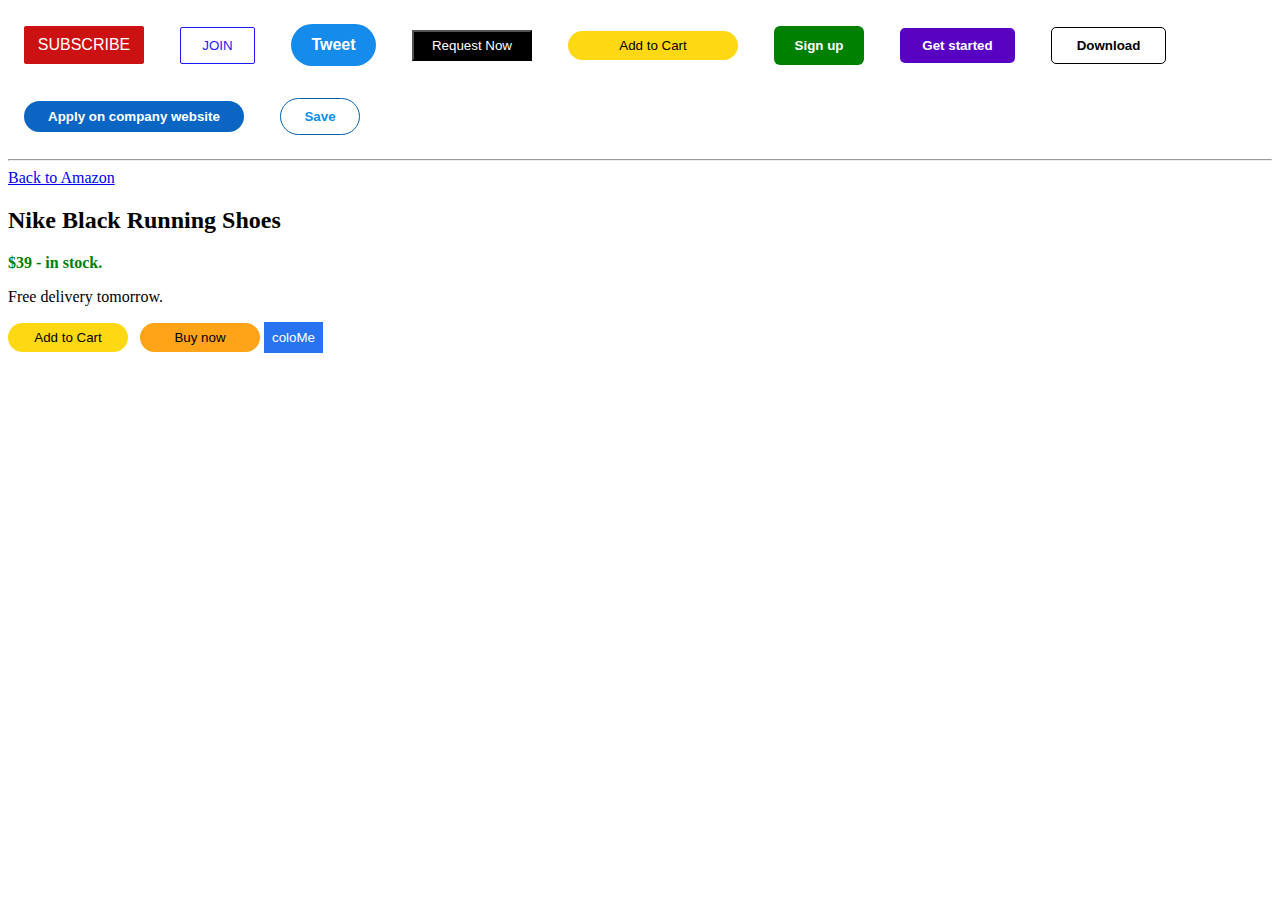
<file: Buttons/index.html>
<!DOCTYPE html>
<html lang="en">
  <head>
    <meta charset="UTF-8" />
    <meta http-equiv="X-UA-Compatible" content="IE=edge" />
    <meta name="viewport" content="width=device-width, initial-scale=1.0" />
    <title>Document</title>
    <style>
      .subscribe {
        background-color: rgb(203, 17, 17);
        border: none;
        color: white;
        padding: 10px;
        width: 120px;
        border-radius: 2px;
        margin: 1rem;
        font-size: 1rem;
        cursor: pointer;
        transition: background-color 0.15s;
      }
      .subscribe:hover {
        background-color: rgba(163, 4, 4, 0.6);
      }
      .join {
        background-color: #fff;
        color: rgb(28, 28, 248);
        border: 1px solid;
        padding: 10px;
        width: 75px;
        border-radius: 2px;
        margin: 1rem;
        cursor: pointer;
        transition: background-color 0.15s, color 1s;
      }
      .join:hover {
        background-color: rgb(15, 133, 197);
        color: #fff;
      }
      .tweet {
        background-color: rgb(21, 139, 235);
        color: white;
        width: 85px;
        border: none;
        padding: 12px;
        border-radius: 25px;
        font-weight: bold;
        font-size: 16px;
        cursor: pointer;
        margin: 1rem;
        transition: box-shadow 0.15s;
      }
      .tweet:hover {
        box-shadow: 5px 5px 8px rgba(0, 0, 0, 0.5);
      }
      .request-now {
        background-color: black;
        color: white;
        width: 120px;
        padding: 6px;
        margin: 1rem;
        cursor: pointer;
        transition: background-color 0.15s;
      }
      .request-now:hover {
        background-color: rgba(12, 11, 11, 0.8);
      }
      .add-to-cart {
        background-color: rgb(255, 216, 20);
        color: black;
        width: 170px;
        padding: 7px;
        border: none;
        border-radius: 20px;
        margin: 1rem;
        cursor: pointer;
        transition: background-color 0.15s;
      }
      .add-to-cart:hover {
        background-color: rgba(227, 176, 9, 0.8);
      }
      .sign-up {
        background-color: green;
        color: #fff;
        border: none;
        width: 90px;
        padding: 12px;
        border-radius: 6px;
        font-weight: bold;
        margin: 1rem;
        cursor: pointer;
        transition: box-shadow 0.15s;
      }
      .sign-up:hover {
        box-shadow: 5px 5px 10px rgba(0, 0, 0, 0.5);
      }
      .get-started {
        background-color: rgb(89, 3, 194);
        color: #fff;
        width: 115px;
        border: none;
        padding: 10px;
        border-radius: 5px;
        font-weight: bold;
        margin: 1rem;
        cursor: pointer;
        transition: background-color 0.15s;
      }
      .get-started:hover {
        background-color: rgba(80, 5, 167, 0.696);
      }
      .download {
        background-color: #fff;
        color: black;
        border: 1px solid;
        border-radius: 5px;
        font-weight: bold;
        width: 115px;
        padding: 10px;
        margin: 1rem;
        cursor: pointer;
        transition: background-color 0.15s;
      }
      .download:hover {
        background-color: rgba(118, 115, 115, 0.6);
      }
      .company-website {
        background-color: rgb(10, 102, 194);
        color: #fff;
        border: none;
        width: 220px;
        padding: 8px;
        border-radius: 20px;
        font-weight: bold;
        margin: 1rem;
        cursor: pointer;
      }
      .company-website:hover {
        background-color: rgba(7, 23, 199, 0.897);
      }
      .save {
        background-color: #fff;
        color: rgb(8, 144, 241);
        border: 1px solid rgb(5, 99, 171);
        font-weight: bold;
        width: 80px;
        padding: 10px;
        border-radius: 20px;
        margin: 1rem;
        cursor: pointer;
        transition: border 0.15s;
      }
      .save:hover {
        border: 2px solid;
        background-color: rgb(230, 241, 241);
      }
      a:hover {
        color: rgb(192, 105, 6);
      }
      .add-cart {
        background-color: rgb(255, 216, 20);
        color: black;
        width: 120px;
        padding: 7px;
        border: none;
        border-radius: 20px;
        margin-right: 0.5rem;
        cursor: pointer;
      }
      .add-cart:hover {
        background-color: rgb(244, 210, 41);
      }
      .add-cart:active {
        background-color: rgba(255, 216, 20, 0.5);
        /* background-color: #fff; */
      }
      .buy-now {
        background-color: rgb(255, 164, 25);
        color: black;
        width: 120px;
        padding: 7px;
        border: none;
        border-radius: 20px;
        cursor: pointer;
      }
      .buy-now:hover {
        background-color: rgb(230, 129, 15);
      }
      .buy-now:active {
        background-color: rgba(255, 163, 25, 0.6);
      }
      .price-details {
        color: green;
        font-weight: bold;
      }
      .colorme {
        background-color: #2874f0;
        color: #fff;
        padding: 8px;
        border: none;
      }
    </style>
  </head>
  <body>
    <button class="subscribe">SUBSCRIBE</button>
    <button class="join">JOIN</button>
    <button class="tweet">Tweet</button>
    <button class="request-now">Request Now</button>
    <button class="add-to-cart">Add to Cart</button>
    <button class="sign-up">Sign up</button>
    <button class="get-started">Get started</button>
    <button class="download">Download</button>
    <button class="company-website">Apply on company website</button>
    <button class="save">Save</button>
    <hr />
    <a href="https://www.amazon.in/">Back to Amazon</a>
    <h2>Nike Black Running Shoes</h2>
    <p class="price-details">$39 - in stock.</p>
    <p>Free delivery tomorrow.</p>
    <button class="add-cart">Add to Cart</button>
    <button class="buy-now">Buy now</button>
    <button class="colorme">coloMe</button>
  </body>
</html>
</file>
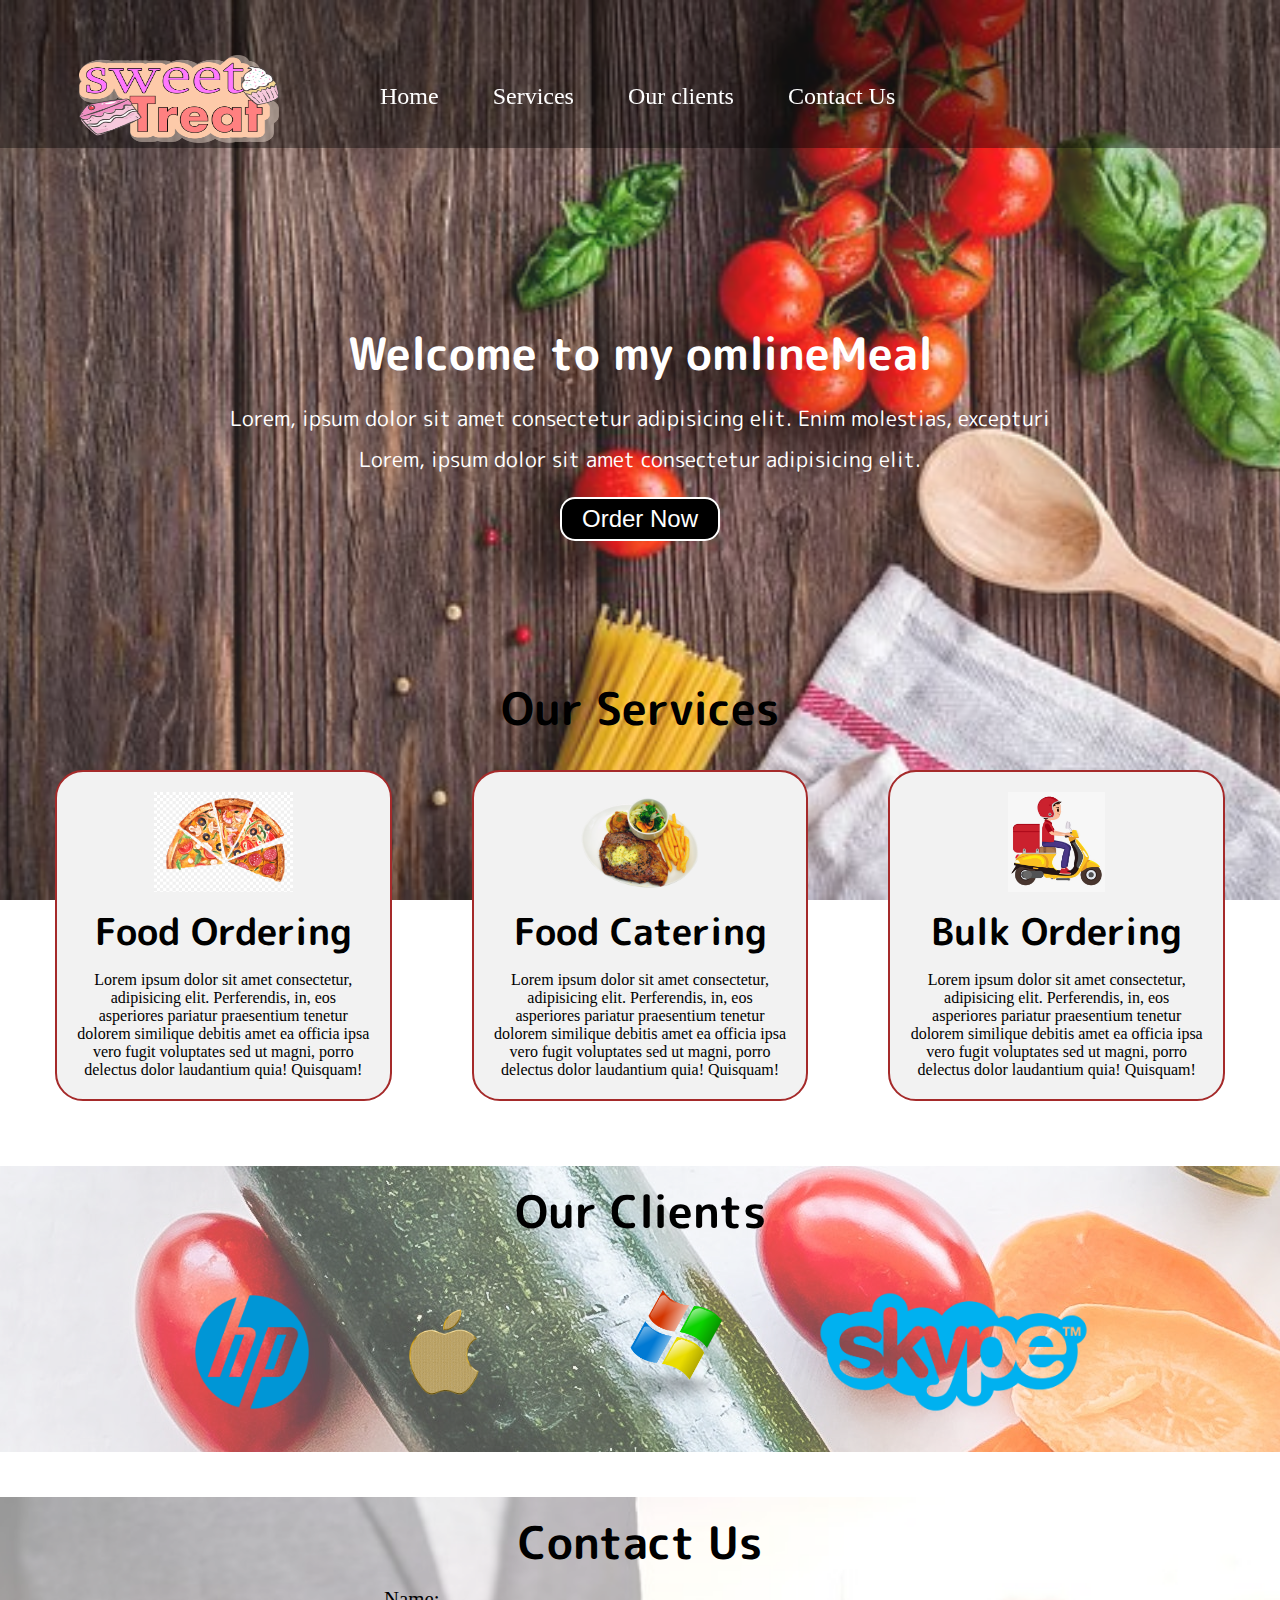
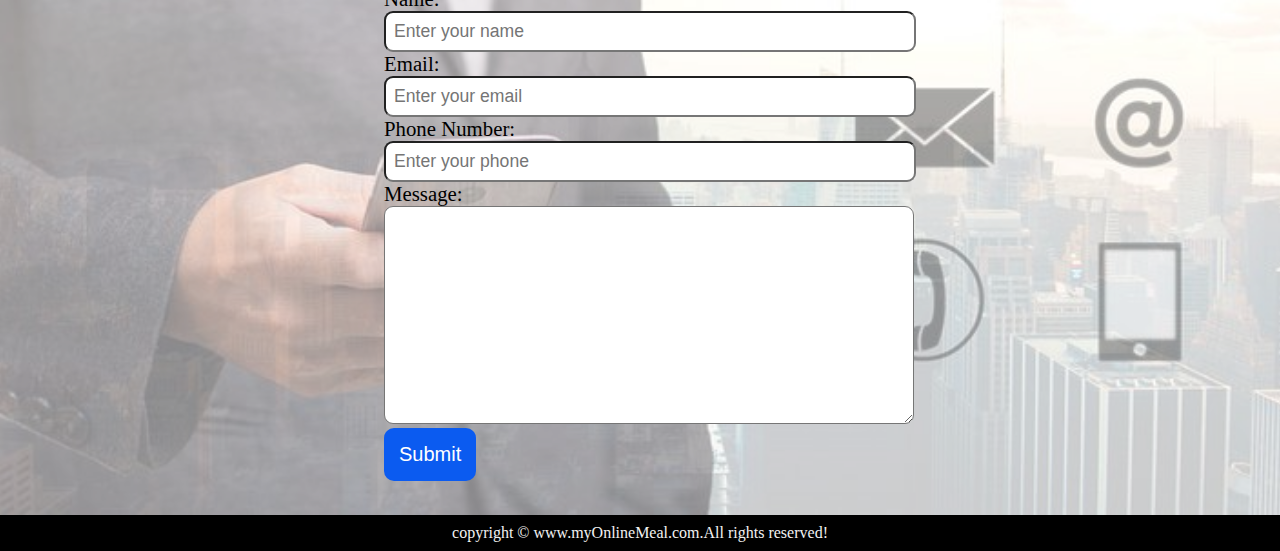
<file: Food-Services-LandingPage/index.html>
<!DOCTYPE html>
<html lang="en">
	<head>
		<meta charset="UTF-8" />
		<meta http-equiv="X-UA-Compatible" content="IE=edge" />
		<meta name="viewport" content="width=device-width, initial-scale=1.0" />
		<title>Document</title>
		<link rel="stylesheet" href="css/style.css" class="css" />
		<link
			rel="stylesheet"
			media="screen and (max-width:1170px)"
			href="css/phone.css" />
		<link
			href="https://fonts.googleapis.com/css2?family=M+PLUS+Rounded+1c:wght@700&display=swap"
			rel="stylesheet" />
	</head>
	<body>
		<nav id="navbar">
			<div id="logo">
				<img src="images/logo.png" alt="Logo" />
			</div>
			<ul>
				<li class="item"><a href="#home">Home</a></li>
				<li class="item"><a href="#services-container">Services</a></li>
				<li class="item"><a href="#client-section">Our clients</a></li>
				<li class="item"><a href="#contact">Contact Us</a></li>
			</ul>
		</nav>
		<section id="home">
			<h1 class="h-primary">Welcome to my omlineMeal</h1>
			<p>
				Lorem, ipsum dolor sit amet consectetur adipisicing elit. Enim
				molestias, excepturi
			</p>
			<p>Lorem, ipsum dolor sit amet consectetur adipisicing elit.</p>
			<button class="btn">Order Now</button>
		</section>
		<section id="services-container">
			<h1 class="h-primary center">Our Services</h1>
			<div id="services">
				<div class="box">
					<img src="images/pizza.png" alt="Pizza Image" />
					<h2 class="h-secondary center">Food Ordering</h2>
					<p class="center">
						Lorem ipsum dolor sit amet consectetur, adipisicing elit.
						Perferendis, in, eos asperiores pariatur praesentium tenetur dolorem
						similique debitis amet ea officia ipsa vero fugit voluptates sed ut
						magni, porro delectus dolor laudantium quia! Quisquam!
					</p>
				</div>
				<div class="box">
					<img src="images/food.png" alt="Food Image" />
					<h2 class="h-secondary center">Food Catering</h2>
					<p class="center">
						Lorem ipsum dolor sit amet consectetur, adipisicing elit.
						Perferendis, in, eos asperiores pariatur praesentium tenetur dolorem
						similique debitis amet ea officia ipsa vero fugit voluptates sed ut
						magni, porro delectus dolor laudantium quia! Quisquam!
					</p>
				</div>
				<div class="box">
					<img src="images/delivery.jpg" alt="Delivery Image" />
					<h2 class="h-secondary center">Bulk Ordering</h2>
					<p class="center">
						Lorem ipsum dolor sit amet consectetur, adipisicing elit.
						Perferendis, in, eos asperiores pariatur praesentium tenetur dolorem
						similique debitis amet ea officia ipsa vero fugit voluptates sed ut
						magni, porro delectus dolor laudantium quia! Quisquam!
					</p>
				</div>
			</div>
		</section>
		<section id="client-section">
			<h1 class="h-primary center">Our Clients</h1>
			<div id="clients">
				<div class="client-item">
					<img src="images/hp.png" alt="Our Client" />
				</div>
				<div class="client-item">
					<img src="images/apple.png" alt="Our Client" />
				</div>

				<div class="client-item">
					<img src="images/window-logo.png" alt="Our Client" />
				</div>
				<div class="client-item">
					<img src="images/skype.png" alt="Our Client" />
				</div>
			</div>
		</section>
		<section id="contact">
			<h1 class="h-primary center">Contact Us</h1>
			<div id="contact-box">
				<form action="">
					<div class="form-group">
						<label for="name">Name: </label>
						<input
							type="text"
							name="name"
							id="name"
							placeholder="Enter your name" />
					</div>
					<div class="form-group">
						<label for="email">Email: </label>
						<input
							type="email"
							name="name"
							id="email"
							placeholder="Enter your email" />
					</div>
					<div class="form-group">
						<label for="phone">Phone Number: </label>
						<input
							type="phone"
							name="name"
							id="phone"
							placeholder="Enter your phone" />
					</div>
					<div class="form-group">
						<label for="message">Message: </label>
						<textarea
							name="message"
							id="message"
							cols="30"
							rows="10"></textarea>
					</div>
					<button class="submit-button">Submit</button>
				</form>
			</div>
		</section>
		<footer>
			<div class="center">
				copyright &copy; www.myOnlineMeal.com.All rights reserved!
			</div>
		</footer>
	</body>
</html>
</file>
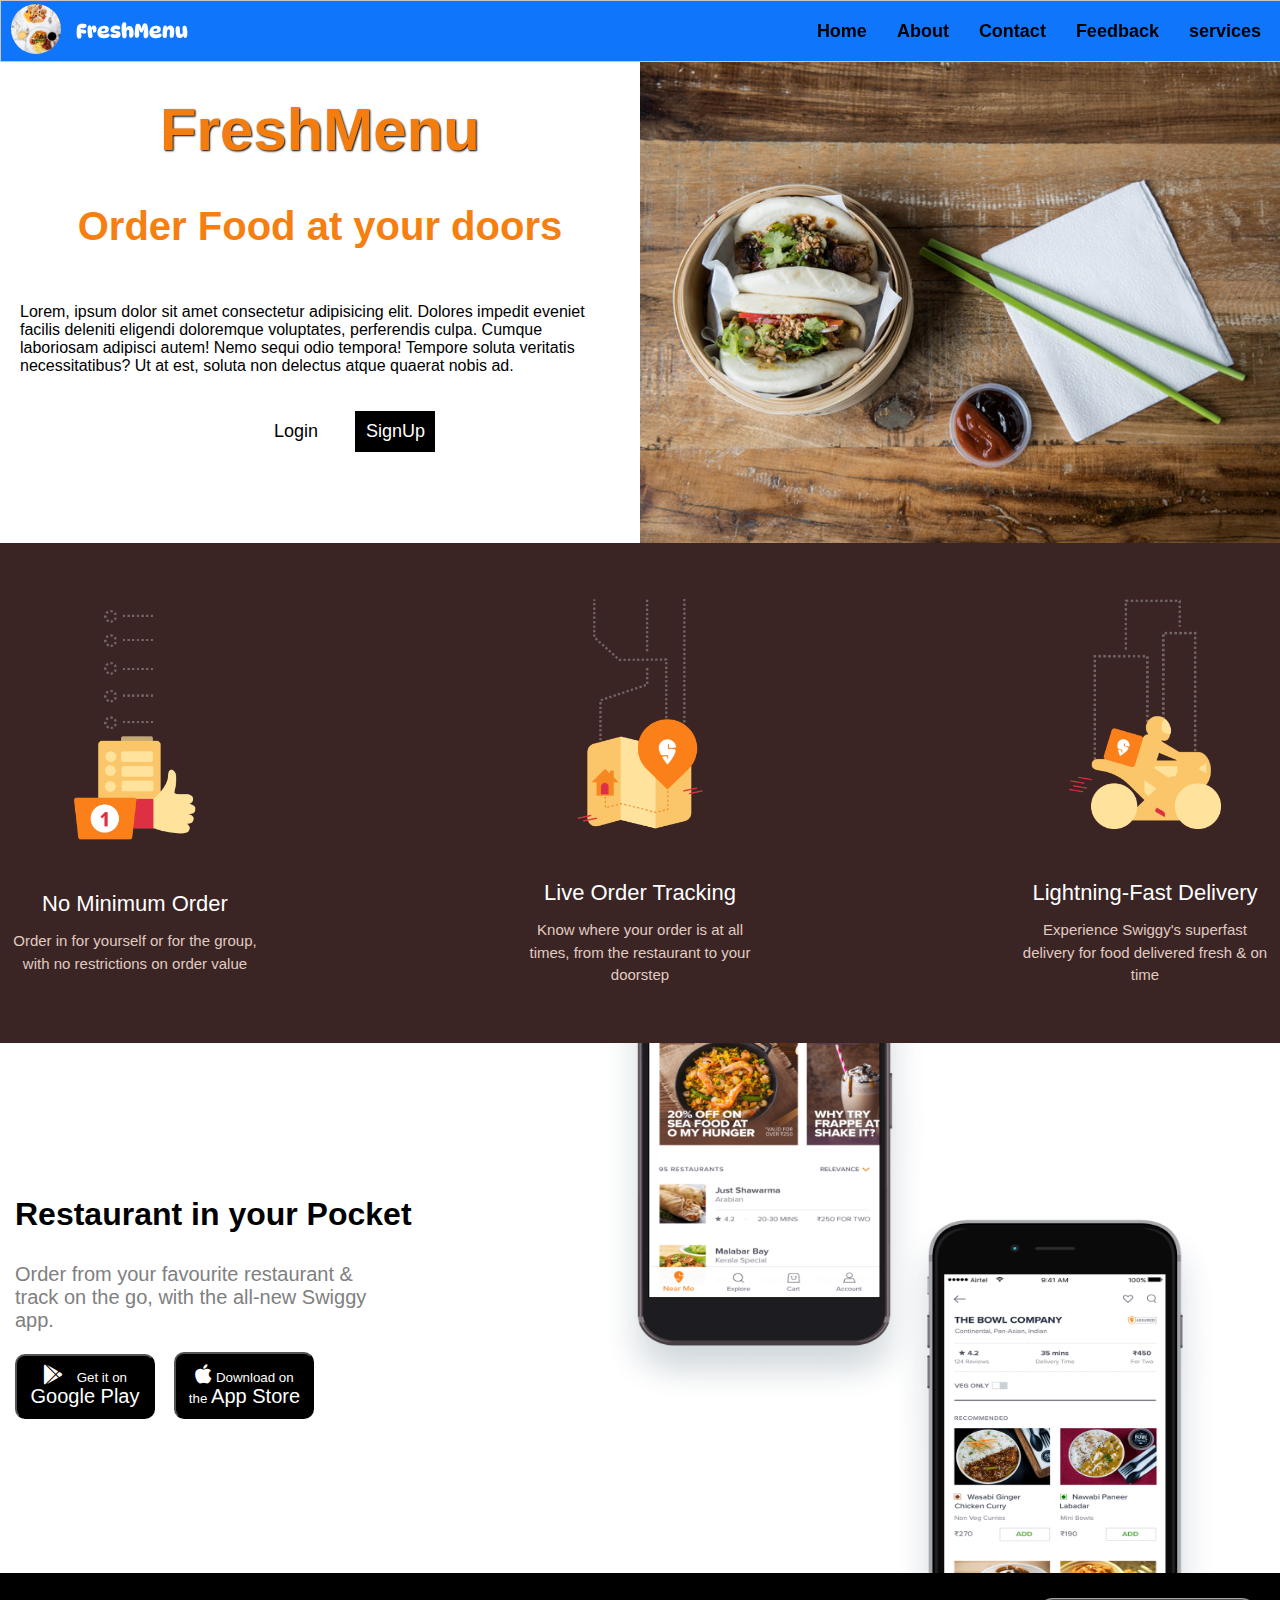
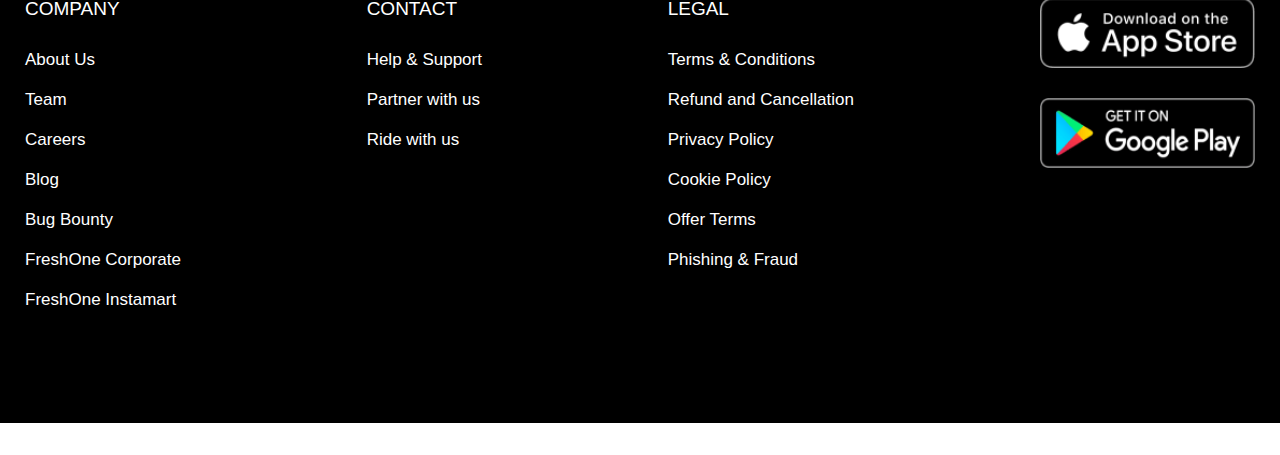
<file: FoodDelivery-Landing-Page/index.html>
<!DOCTYPE html>
<html lang="en">
	<head>
		<meta charset="UTF-8" />
		<meta http-equiv="X-UA-Compatible" content="IE=edge" />
		<meta name="viewport" content="width=device-width, initial-scale=1.0" />
		<title>FoodDelivery</title>
		<link
			rel="stylesheet"
			href="https://cdnjs.cloudflare.com/ajax/libs/font-awesome/5.15.3/css/all.min.css" />
		<link rel="stylesheet" href="css/style.css" />
	</head>
	<body>
		<nav id="navbar">
			<div class="logo">
				<div class="logo-image">
					<img class="nav-image" src="images/food-first.jpg" alt="Food" />
				</div>
				<div class="logo-text">FreshMenu</div>
			</div>
			<div class="nav-menu">
				<ul class="nav-list">
					<li class="item"><a href="#">Home</a></li>
					<li class="item"><a href="#">About</a></li>
					<li class="item"><a href="#">Contact</a></li>
					<li class="item"><a href="#">Feedback</a></li>
					<li class="item"><a href="#">services</a></li>
				</ul>
			</div>
		</nav>
		<main>
			<!-- section 1 -->
			<section id="home">
				<div class="home-content">
					<h1 class="firstHeading">FreshMenu</h1>
					<h2 class="secondHeading">Order Food at your doors</h2>
					<p class="home-desc">
						Lorem, ipsum dolor sit amet consectetur adipisicing elit. Dolores
						impedit eveniet facilis deleniti eligendi doloremque voluptates,
						perferendis culpa. Cumque laboriosam adipisci autem! Nemo sequi odio
						tempora! Tempore soluta veritatis necessitatibus? Ut at est, soluta
						non delectus atque quaerat nobis ad.
					</p>
					<button class="login">Login</button>
					<button class="signup">SignUp</button>
				</div>
				<div class="home-image">
					<img class="food-homeimage" src="images/food.jpg" alt="Food" />
				</div>
			</section>

			<!-- Section 2 -->
			<section id="mid-home-1">
				<!-- First box -->
				<div class="mid-content">
					<div class="delivery-image">
						<img class="delivery-1" src="images/del-1.webp" alt="delivery" />
					</div>
					<div class="order-heading">No Minimum Order</div>
					<div class="order-desc">
						Order in for yourself or for the group, with no restrictions on
						order value
					</div>
				</div>

				<!-- Second box -->
				<div class="mid-content">
					<div class="delivery-image">
						<img class="delivery-1" src="images/del-2.png" alt="delivery" />
					</div>
					<div class="order-heading">Live Order Tracking</div>
					<div class="order-desc">
						Know where your order is at all times, from the restaurant to your
						doorstep
					</div>
				</div>

				<!-- Third box -->
				<div class="mid-content">
					<div class="delivery-image">
						<img class="delivery-1" src="images/del-3.png" alt="delivery" />
					</div>
					<div class="order-heading">Lightning-Fast Delivery</div>
					<div class="order-desc">
						Experience Swiggy's superfast delivery for food delivered fresh & on
						time
					</div>
				</div>
			</section>

			<!-- Section 3 -->
			<section id="mid-home-2">
				<div class="download-content">
					<div class="download-head">Restaurant in your Pocket</div>
					<div class="download-desc">
						Order from your favourite restaurant & track on the go, with the
						all-new Swiggy app.
					</div>
					<button class="google-play">
						<i
							class="fab fa-google-play icon"
							style="font-size: 20px; color: white"></i>
						Get it on
						<span>Google Play</span>
					</button>
					<button class="app-store">
						<i class="fab fa-apple" style="font-size: 22px; color: white"></i>
						Download on the <span>App Store</span>
					</button>
				</div>
				<div class="iphon-1">
					<img class="iphone-image-1" src="images/iphon-1.png" alt="iphone1" />
				</div>
				<div class="iphone-2">
					<img
						class="iphone-image-2"
						src="images/iphone-2.png"
						alt="iphone-2" />
				</div>
			</section>

			<!-- last section -->
			<section id="last-section">
				<!-- First list -->
				<div class="list-section">
					<div class="last-head-part">COMPANY</div>
					<ul class="last-part-list">
						<li class="list-item">About Us</li>
						<li class="list-item">Team</li>
						<li class="list-item">Careers</li>
						<li class="list-item">Blog</li>
						<li class="list-item">Bug Bounty</li>
						<li class="list-item">FreshOne Corporate</li>
						<li class="list-item">FreshOne Instamart</li>
					</ul>
				</div>

				<!-- Second list -->
				<div class="list-section">
					<div class="last-head-part">CONTACT</div>
					<ul class="last-part-list">
						<li class="list-item">Help & Support</li>
						<li class="list-item">Partner with us</li>
						<li class="list-item">Ride with us</li>
					</ul>
				</div>

				<!-- Third list -->
				<div class="list-section">
					<div class="last-head-part">LEGAL</div>
					<ul class="last-part-list">
						<li class="list-item">Terms & Conditions</li>
						<li class="list-item">Refund and Cancellation</li>
						<li class="list-item">Privacy Policy</li>
						<li class="list-item">Cookie Policy</li>
						<li class="list-item">Offer Terms</li>
						<li class="list-item">Phishing & Fraud</li>
					</ul>
				</div>

				<!-- Forth -->
				<div>
					<img
						class="app-store-image"
						src="images/btn-image-1.png"
						alt="App Store" />
					<img
						class="google-play-image"
						src="images/btn-image-2.png"
						alt="Google Play" />
				</div>
			</section>
		</main>
	</body>
</html>
</file>
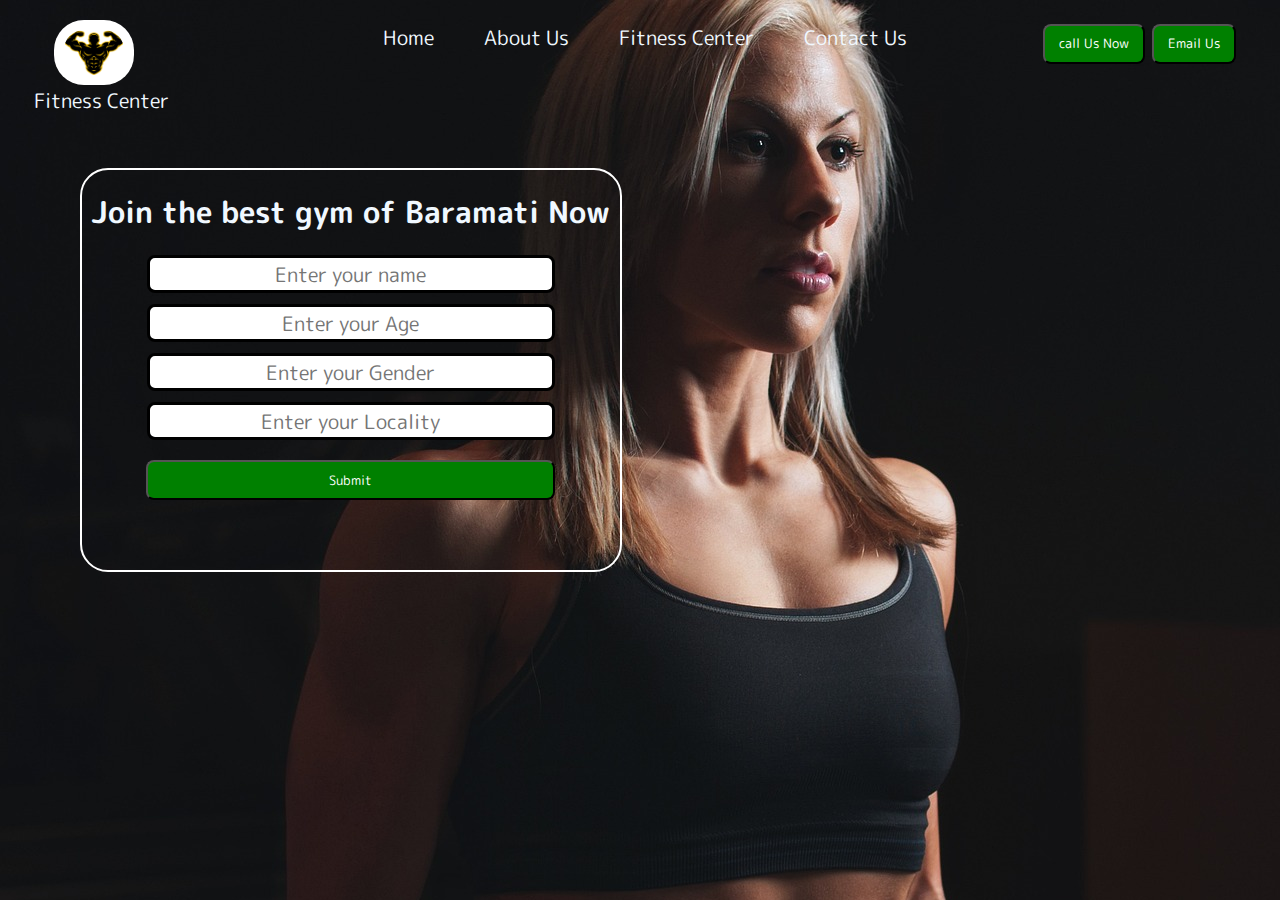
<file: Gym-Landing-Page/index.html>
<!DOCTYPE html>
<html lang="en">
  <head>
    <meta charset="UTF-8" />
    <meta http-equiv="X-UA-Compatible" content="IE=edge" />
    <meta name="viewport" content="width=device-width, initial-scale=1.0" />
    <title>Gym Landing Page</title>
  </head>
  <link rel="preconnect" href="https://fonts.googleapis.com" />
  <link rel="preconnect" href="https://fonts.gstatic.com" crossorigin />
  <link
    href="https://fonts.googleapis.com/css2?family=M+PLUS+Rounded+1c:wght@700&display=swap"
    rel="stylesheet"
  />
  <link rel="stylesheet" href="css/styles.css">
  <body>
    <header class="header">
      <div class="left">
        <img src="images/logo.png " alt="  " />
        <div>Fitness Center</div>
      </div>
      <div class="mid">
        <ul class="navbar">
          <li><a href="#">Home</a></li>
          <li><a href="#">About Us</a></li>
          <li><a href="#">Fitness Center</a></li>
          <li><a href="#">Contact Us</a></li>
        </ul>
      </div>
      <div class="right">
        <button>call Us Now</button>
        <button>Email Us</button>
      </div>
    </header>
    <div class="container">
      <h1>Join the best gym of Baramati Now</h1>
      <form>
        <div class="form group">
          <input type="text" name="" placeholder="Enter your name" />
        </div>
        <div class="form group">
          <input type="text" name="" placeholder="Enter your Age" />
        </div>
        <div class="form group">
          <input type="text" name="" placeholder="Enter your Gender" />
        </div>
        <div class="form group">
          <input type="text" name="" placeholder="Enter your Locality" />
        </div>
          <button>Submit</button>
        </div>
      </form>
    </div>
  </body>
</html>
</file>
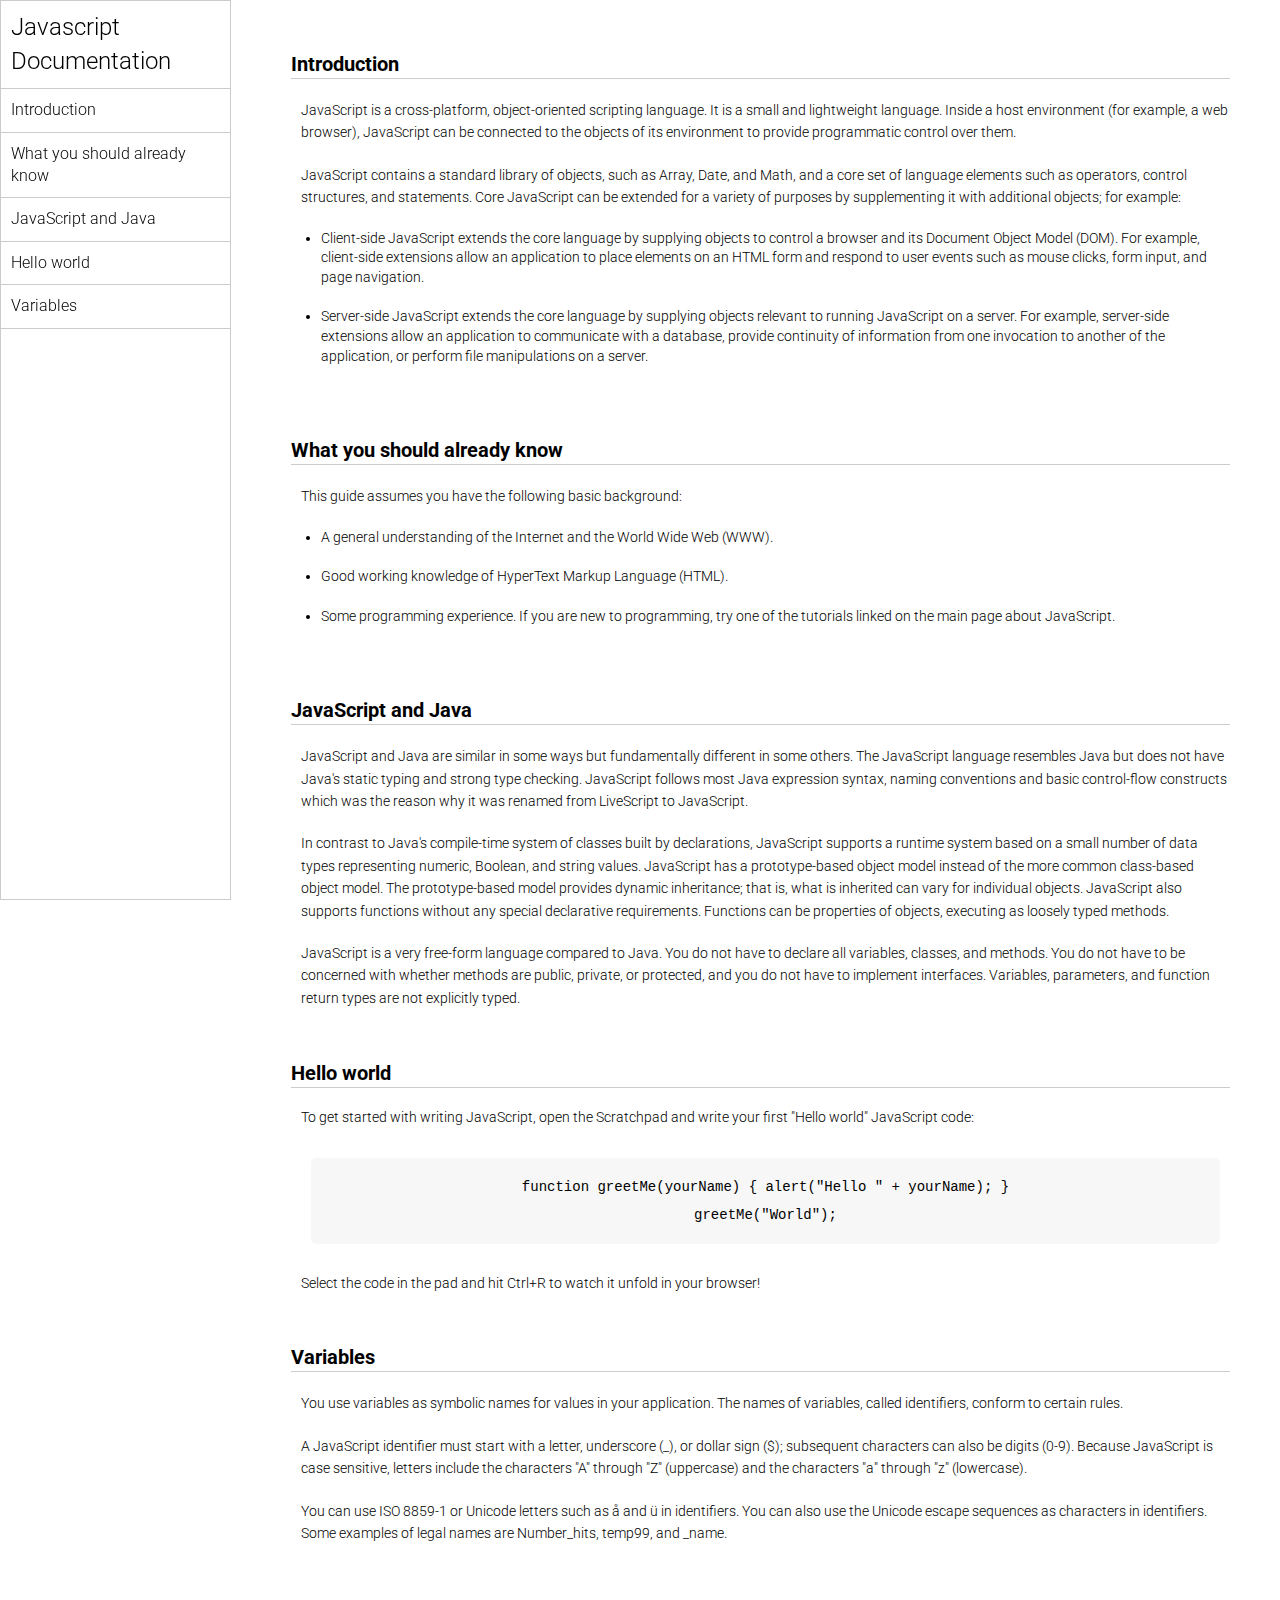
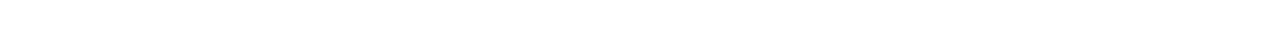
<file: Javascript-Documentation/index.html>
<!DOCTYPE html>
<html lang="en">
	<head>
		<meta charset="UTF-8" />
		<meta http-equiv="X-UA-Compatible" content="IE=edge" />
		<meta name="viewport" content="width=device-width, initial-scale=1.0" />
		<title>Javascript Documentation</title>
		<link rel="stylesheet" href="style.css" />
	</head>
	<body>
		<header>
			<nav>
				<h1>Javascript Documentation</h1>
				<ul>
					<a href="#Introduction"><li>Introduction</li></a>
					<a href="#What_you_should_already_know"
						><li>What you should already know</li></a
					>
					<a href="#JavaScript_and_Java"><li>JavaScript and Java</li></a>
					<a href="#Hello_world"><li>Hello world</li></a>
					<a href="#Variables"><li>Variables</li></a>
				</ul>
			</nav>
		</header>
		<main>
			<section class="Introduction">
				<h2>Introduction</h2>
				<article>
					<p>
						JavaScript is a cross-platform, object-oriented scripting language.
						It is a small and lightweight language. Inside a host environment
						(for example, a web browser), JavaScript can be connected to the
						objects of its environment to provide programmatic control over
						them.
					</p>
					<p>
						JavaScript contains a standard library of objects, such as Array,
						Date, and Math, and a core set of language elements such as
						operators, control structures, and statements. Core JavaScript can
						be extended for a variety of purposes by supplementing it with
						additional objects; for example:
					</p>
					<ul>
						<li>
							Client-side JavaScript extends the core language by supplying
							objects to control a browser and its Document Object Model (DOM).
							For example, client-side extensions allow an application to place
							elements on an HTML form and respond to user events such as mouse
							clicks, form input, and page navigation.
						</li>
						<li>
							Server-side JavaScript extends the core language by supplying
							objects relevant to running JavaScript on a server. For example,
							server-side extensions allow an application to communicate with a
							database, provide continuity of information from one invocation to
							another of the application, or perform file manipulations on a
							server.
						</li>
					</ul>
				</article>
			</section>
			<section id="What_you_should_already_know">
				<h2>What you should already know</h2>
				<article>
					<p>This guide assumes you have the following basic background:</p>

					<ul>
						<li>
							A general understanding of the Internet and the World Wide Web
							(WWW).
						</li>
						<li>Good working knowledge of HyperText Markup Language (HTML).</li>
						<li>
							Some programming experience. If you are new to programming, try
							one of the tutorials linked on the main page about JavaScript.
						</li>
					</ul>
				</article>
			</section>
			<section id="Javascript_and_Java">
				<h2>JavaScript and Java</h2>
				<article>
					<p>
						JavaScript and Java are similar in some ways but fundamentally
						different in some others. The JavaScript language resembles Java but
						does not have Java's static typing and strong type checking.
						JavaScript follows most Java expression syntax, naming conventions
						and basic control-flow constructs which was the reason why it was
						renamed from LiveScript to JavaScript.
					</p>

					<p>
						In contrast to Java's compile-time system of classes built by
						declarations, JavaScript supports a runtime system based on a small
						number of data types representing numeric, Boolean, and string
						values. JavaScript has a prototype-based object model instead of the
						more common class-based object model. The prototype-based model
						provides dynamic inheritance; that is, what is inherited can vary
						for individual objects. JavaScript also supports functions without
						any special declarative requirements. Functions can be properties of
						objects, executing as loosely typed methods.
					</p>
					<p>
						JavaScript is a very free-form language compared to Java. You do not
						have to declare all variables, classes, and methods. You do not have
						to be concerned with whether methods are public, private, or
						protected, and you do not have to implement interfaces. Variables,
						parameters, and function return types are not explicitly typed.
					</p>
				</article>
			</section>
			<section id="Hello_world">
				<h2>Hello world</h2>
				<article>
					To get started with writing JavaScript, open the Scratchpad and write
					your first "Hello world" JavaScript code:
					<code
						>function greetMe(yourName) { alert("Hello " + yourName); }
						greetMe("World");
					</code>

					Select the code in the pad and hit Ctrl+R to watch it unfold in your
					browser!
				</article>
			</section>
			<section id="Variables">
				<h2>Variables</h2>
				<article>
					<p>
						You use variables as symbolic names for values in your application.
						The names of variables, called identifiers, conform to certain
						rules.
					</p>
					<p>
						A JavaScript identifier must start with a letter, underscore (_), or
						dollar sign ($); subsequent characters can also be digits (0-9).
						Because JavaScript is case sensitive, letters include the characters
						"A" through "Z" (uppercase) and the characters "a" through "z"
						(lowercase).
					</p>
					<p>
						You can use ISO 8859-1 or Unicode letters such as å and ü in
						identifiers. You can also use the Unicode escape sequences as
						characters in identifiers. Some examples of legal names are
						Number_hits, temp99, and _name.
					</p>
				</article>
			</section>
		</main>
	</body>
</html>
</file>
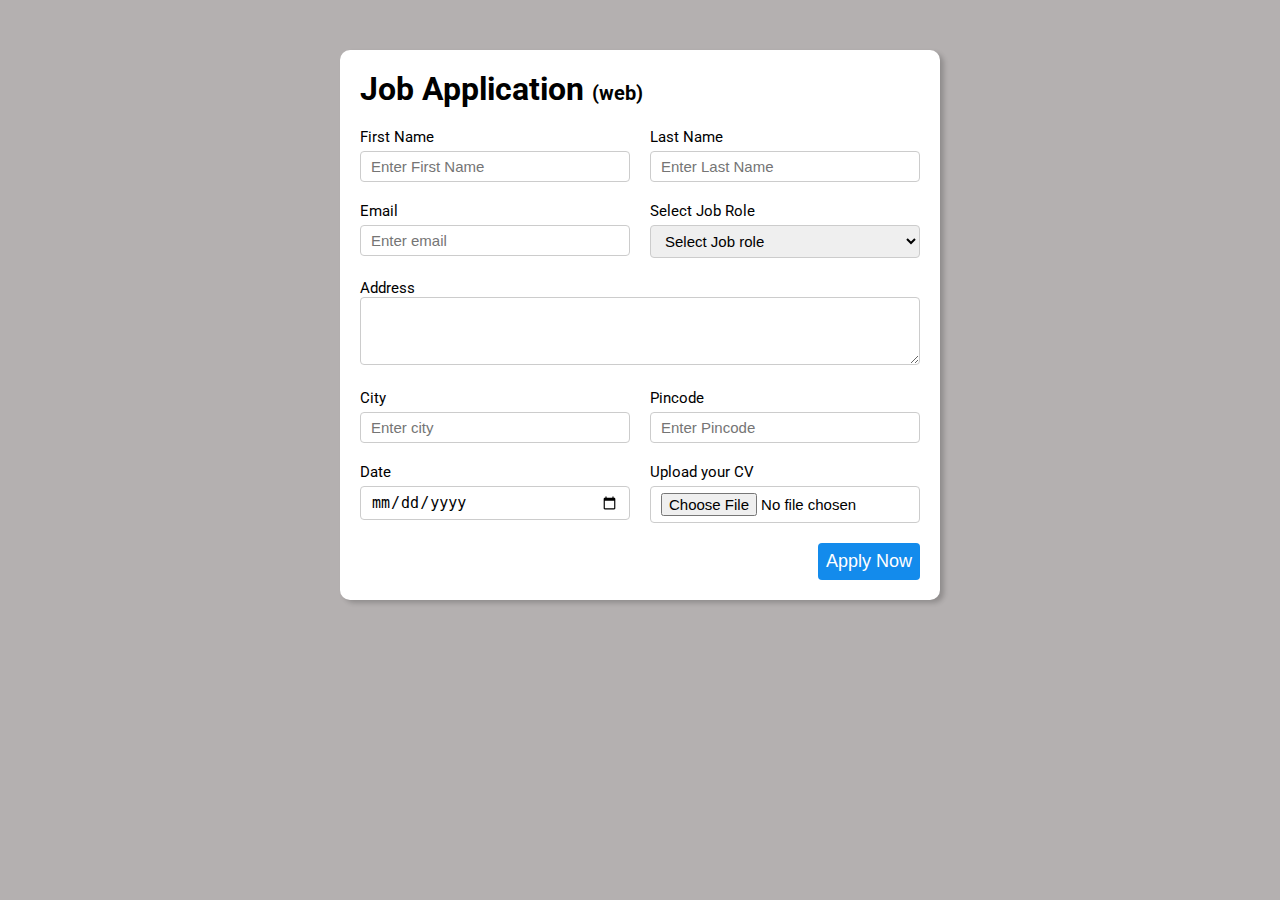
<file: Job-Application/index.html>
<!DOCTYPE html>
<html lang="en">
	<head>
		<meta charset="UTF-8" />
		<meta http-equiv="X-UA-Compatible" content="IE=edge" />
		<meta name="viewport" content="width=device-width, initial-scale=1.0" />
		<title>JOB Application Form</title>
		<link rel="stylesheet" href="style.css" />
		<link rel="preconnect" href="https://fonts.googleapis.com" />
		<link rel="preconnect" href="https://fonts.gstatic.com" crossorigin />
		<link
			href="https://fonts.googleapis.com/css2?family=Roboto:wght@500&display=swap"
			rel="stylesheet" />
	</head>
	<body>
		<div class="container">
			<div class="apply-box">
				<h1>Job Application <span class="title-class">(web)</span></h1>
				<form action="">
					<div class="form-container">
						<div class="form-controls">
							<label for="firstname">First Name</label>
							<input
								type="text"
								id="firstname"
								name="firstname"
								placeholder="Enter First Name" />
						</div>
						<div class="form-controls">
							<label for="lastname">Last Name</label>
							<input
								type="text"
								id="lastname"
								name="lastname"
								placeholder="Enter Last Name" />
						</div>
						<div class="form-controls">
							<label for="email">Email</label>
							<input
								type="email"
								id="email"
								name="email"
								placeholder="Enter email" />
						</div>
						<div class="form-controls">
							<label for="job_role">Select Job Role</label>
							<select name="job_role" id="job_role">
								<option value="">Select Job role</option>
								<option value="designer">Designer</option>
								<option value="software-developer">Software Developer</option>
								<option value="web-developer">Web Developer</option>
							</select>
						</div>
						<div class="textarea-controls">
							<label for="address">Address</label>
							<textarea
								name="address"
								id="address"
								cols="90"
								rows="3"></textarea>
						</div>
						<div class="form-controls">
							<label for="city">City</label>
							<input
								type="text"
								id="city"
								name="city"
								placeholder="Enter city" />
						</div>
						<div class="form-controls">
							<label for="pincode">Pincode</label>
							<input
								type="number"
								name="pincode"
								id="pincode"
								placeholder="Enter Pincode" />
						</div>
						<div class="form-controls">
							<label for="date">Date</label>
							<input
								type="date"
								placeholder="Enter date"
								id="date"
								name="date" />
						</div>
						<div class="form-controls">
							<label for="upload-file">Upload your CV</label>
							<input type="file" id="upload-file" name="upload-file" />
						</div>
					</div>
					<div class="form-button">
						<button type="submit">Apply Now</button>
					</div>
				</form>
			</div>
		</div>
	</body>
</html>
</file>
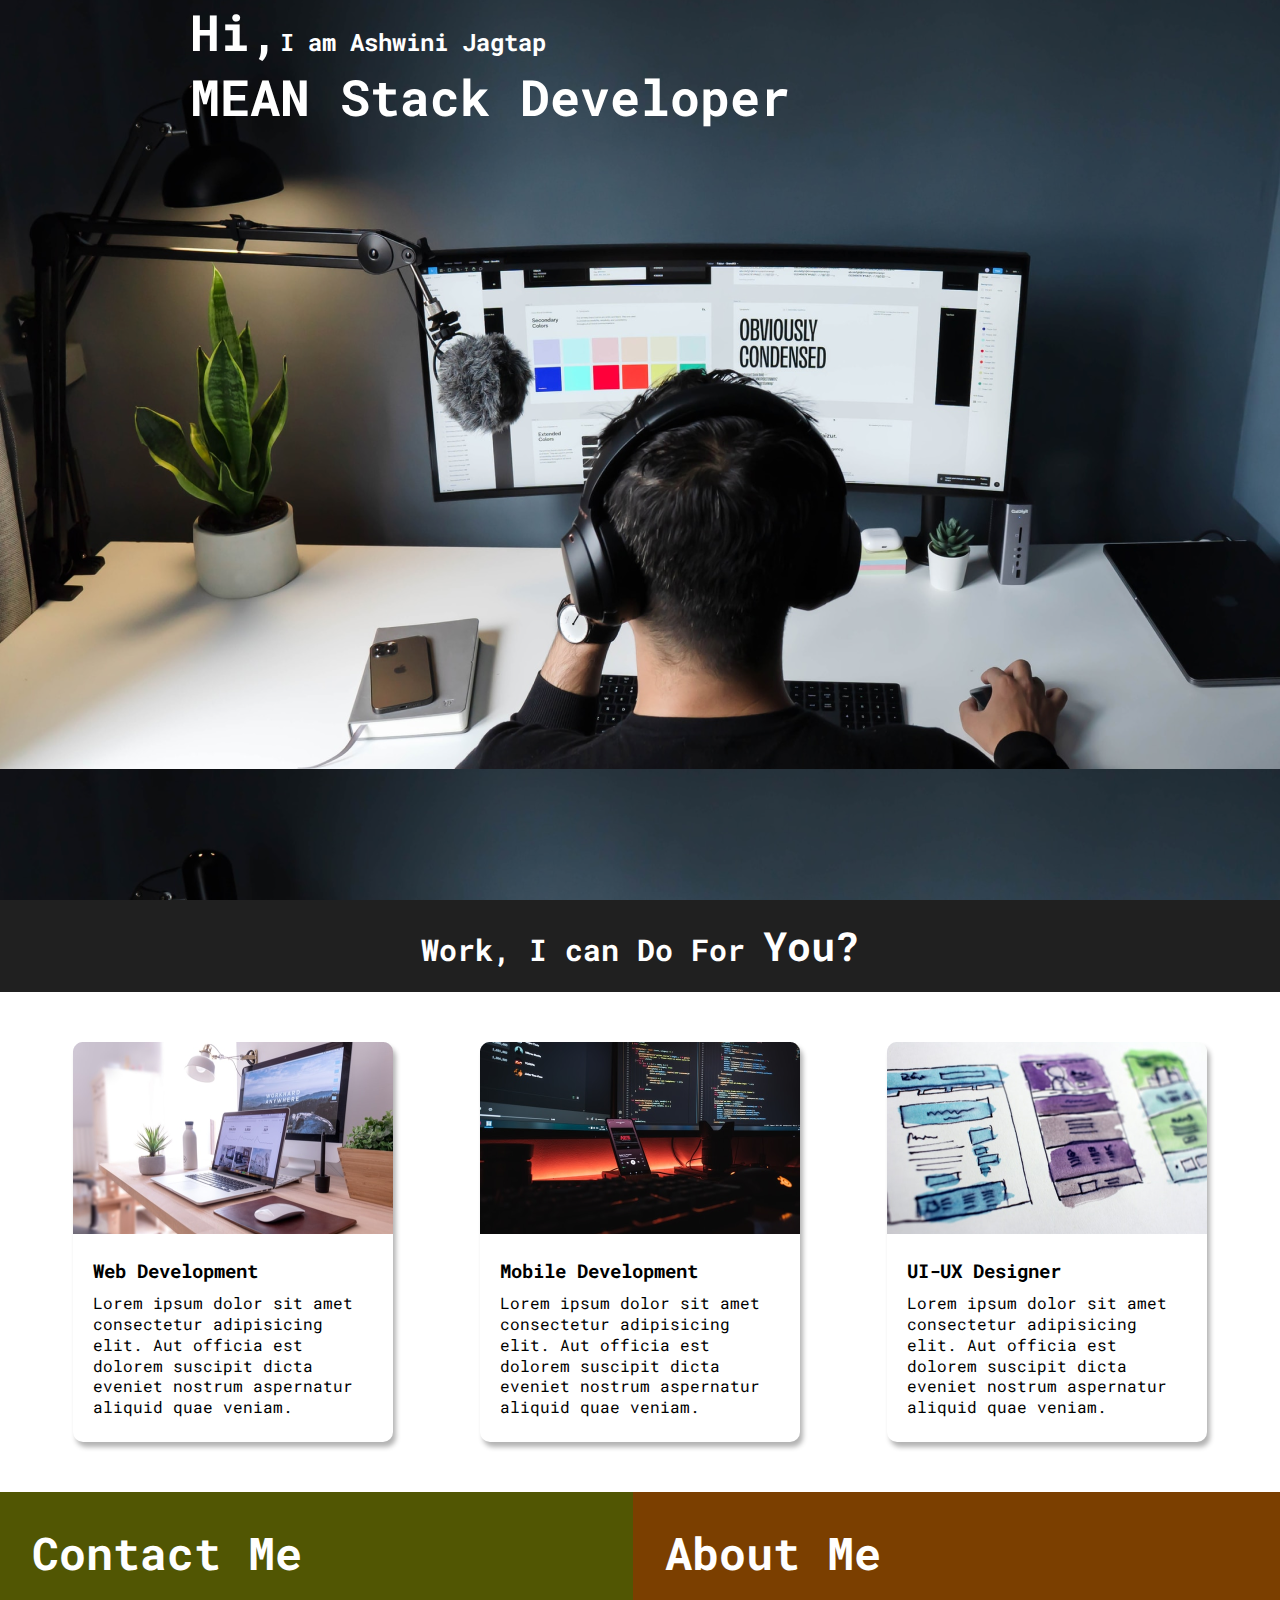
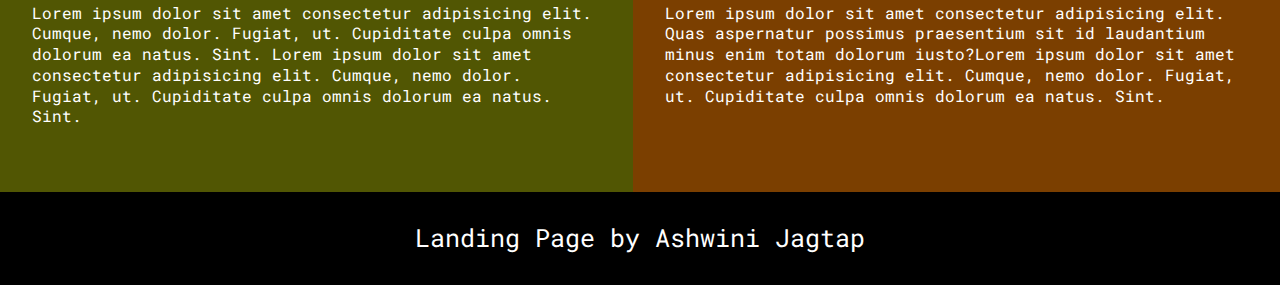
<file: Landing-Page/index.html>
<!DOCTYPE html>
<html lang="en">
	<head>
		<meta charset="UTF-8" />
		<meta http-equiv="X-UA-Compatible" content="IE=edge" />
		<meta name="viewport" content="width=device-width, initial-scale=1.0" />
		<title>Portfolio Page | Ashwini Jagtap</title>
		<link rel="stylesheet" href="style.css" />
		<link rel="preconnect" href="https://fonts.googleapis.com" />
		<link rel="preconnect" href="https://fonts.gstatic.com" crossorigin />
		<link
			href="https://fonts.googleapis.com/css2?family=Roboto+Mono:wght@500&display=swap"
			rel="stylesheet" />
	</head>
	<body>
		<div class="container">
			<section class="top_section">
				<div class="about-info">
					<h2><span class="lg_text">Hi,</span>I am Ashwini Jagtap</h2>
					<h1><span class="lg_text">MEAN Stack Developer</span></h1>
				</div>
			</section>
			<section class="dark_box">
				<h2>Work, I can Do For <span>You?</span></h2>
			</section>
			<section class="work-section">
				<div class="grid-item">
					<div class="card">
						<div class="image_container">
							<img src="images/web.png" alt="Web Development" />
						</div>
						<div class="card_content">
							<h3>Web Development</h3>
							<p>
								Lorem ipsum dolor sit amet consectetur adipisicing elit. Aut
								officia est dolorem suscipit dicta eveniet nostrum aspernatur
								aliquid quae veniam.
							</p>
						</div>
					</div>
				</div>
				<div class="grid-item">
					<div class="card">
						<div class="image_container">
							<img src="images/mobile.png" alt="Mobile Development" />
						</div>
						<div class="card_content">
							<h3>Mobile Development</h3>
							<p>
								Lorem ipsum dolor sit amet consectetur adipisicing elit. Aut
								officia est dolorem suscipit dicta eveniet nostrum aspernatur
								aliquid quae veniam.
							</p>
						</div>
					</div>
				</div>
				<div class="grid-item">
					<div class="card">
						<div class="image_container">
							<img src="images/uiux.png" alt="UI-UX Designer" />
						</div>
						<div class="card_content">
							<h3>UI-UX Designer</h3>
							<p>
								Lorem ipsum dolor sit amet consectetur adipisicing elit. Aut
								officia est dolorem suscipit dicta eveniet nostrum aspernatur
								aliquid quae veniam.
							</p>
						</div>
					</div>
				</div>
			</section>
			<section class="bottom_section">
				<div class="contact">
					<h2>Contact Me</h2>
					<p>
						Lorem ipsum dolor sit amet consectetur adipisicing elit. Cumque,
						nemo dolor. Fugiat, ut. Cupiditate culpa omnis dolorum ea natus.
						Sint. Lorem ipsum dolor sit amet consectetur adipisicing elit.
						Cumque, nemo dolor. Fugiat, ut. Cupiditate culpa omnis dolorum ea
						natus. Sint.
					</p>
				</div>
				<div class="about">
					<h2>About Me</h2>
					<p>
						Lorem ipsum dolor sit amet consectetur adipisicing elit. Quas
						aspernatur possimus praesentium sit id laudantium minus enim totam
						dolorum iusto?Lorem ipsum dolor sit amet consectetur adipisicing
						elit. Cumque, nemo dolor. Fugiat, ut. Cupiditate culpa omnis dolorum
						ea natus. Sint.
					</p>
				</div>
			</section>
			<footer>Landing Page by Ashwini Jagtap</footer>
		</div>
	</body>
</html>
</file>
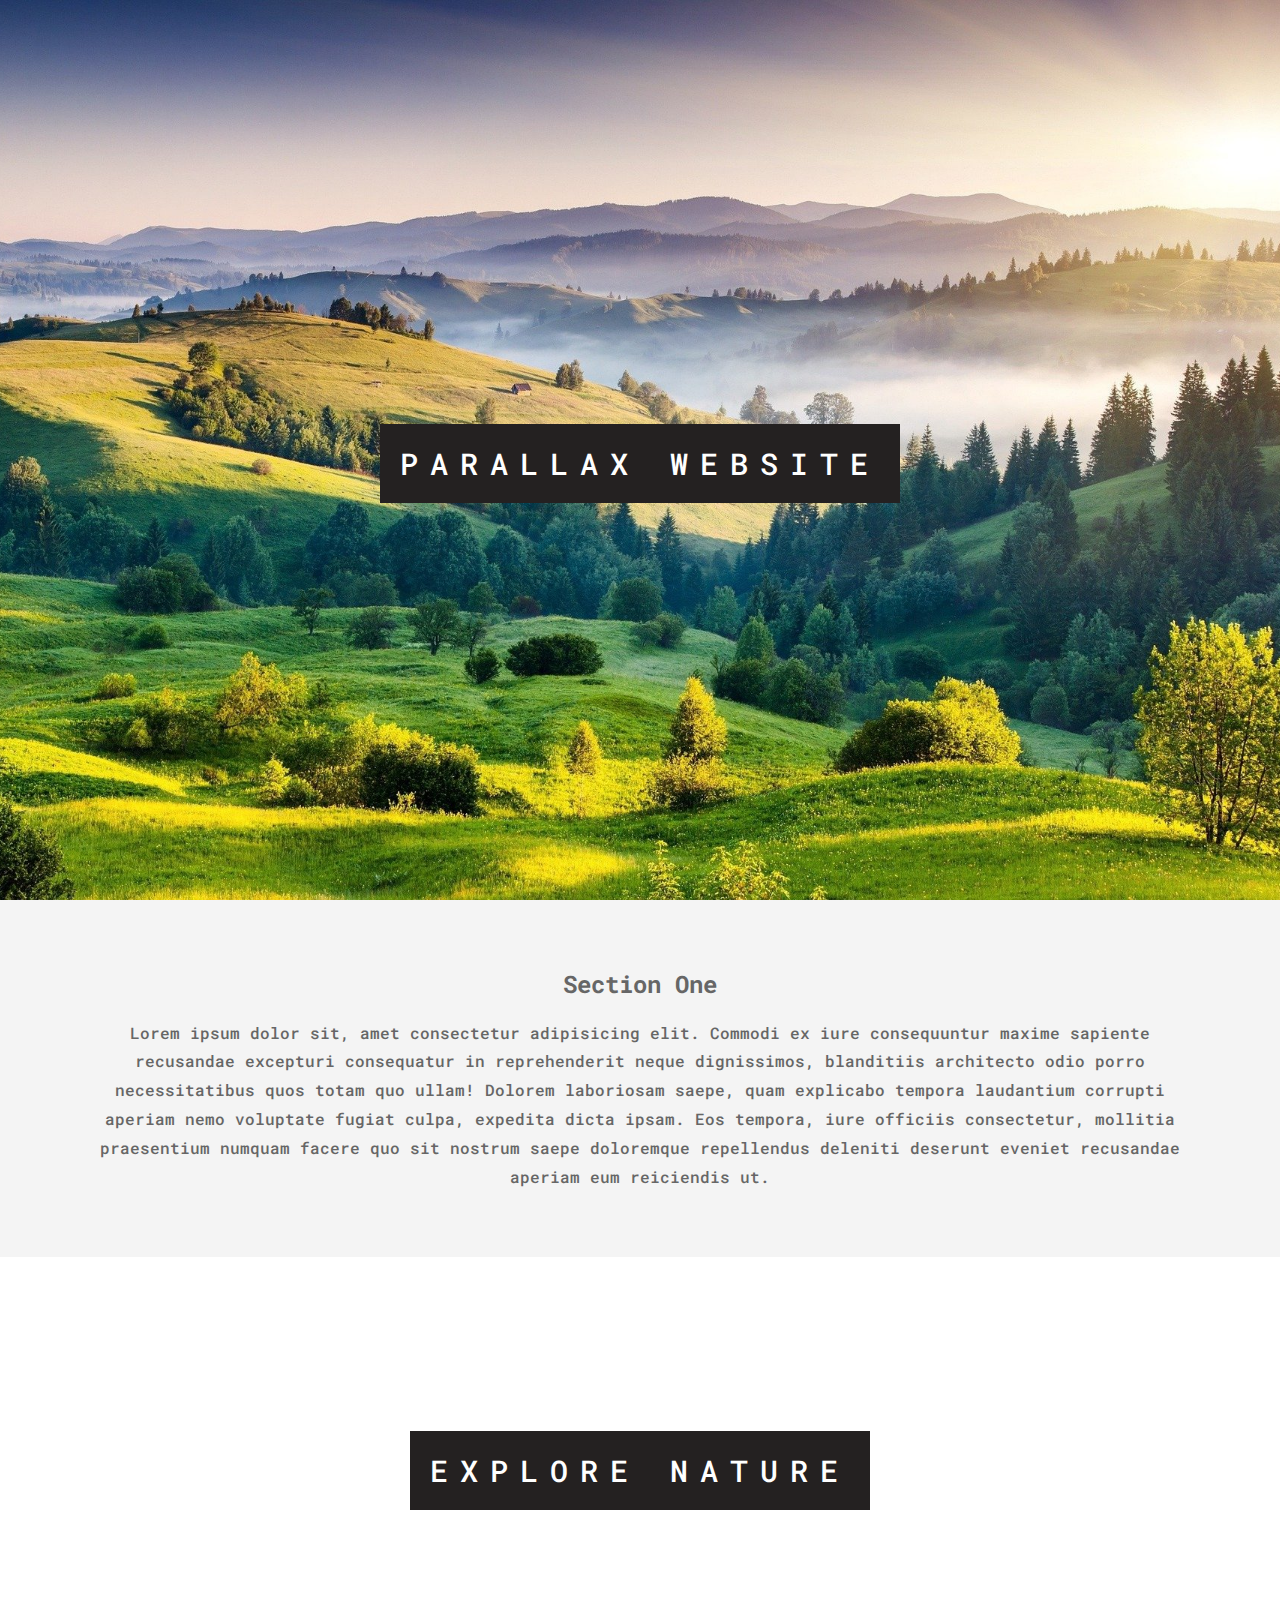
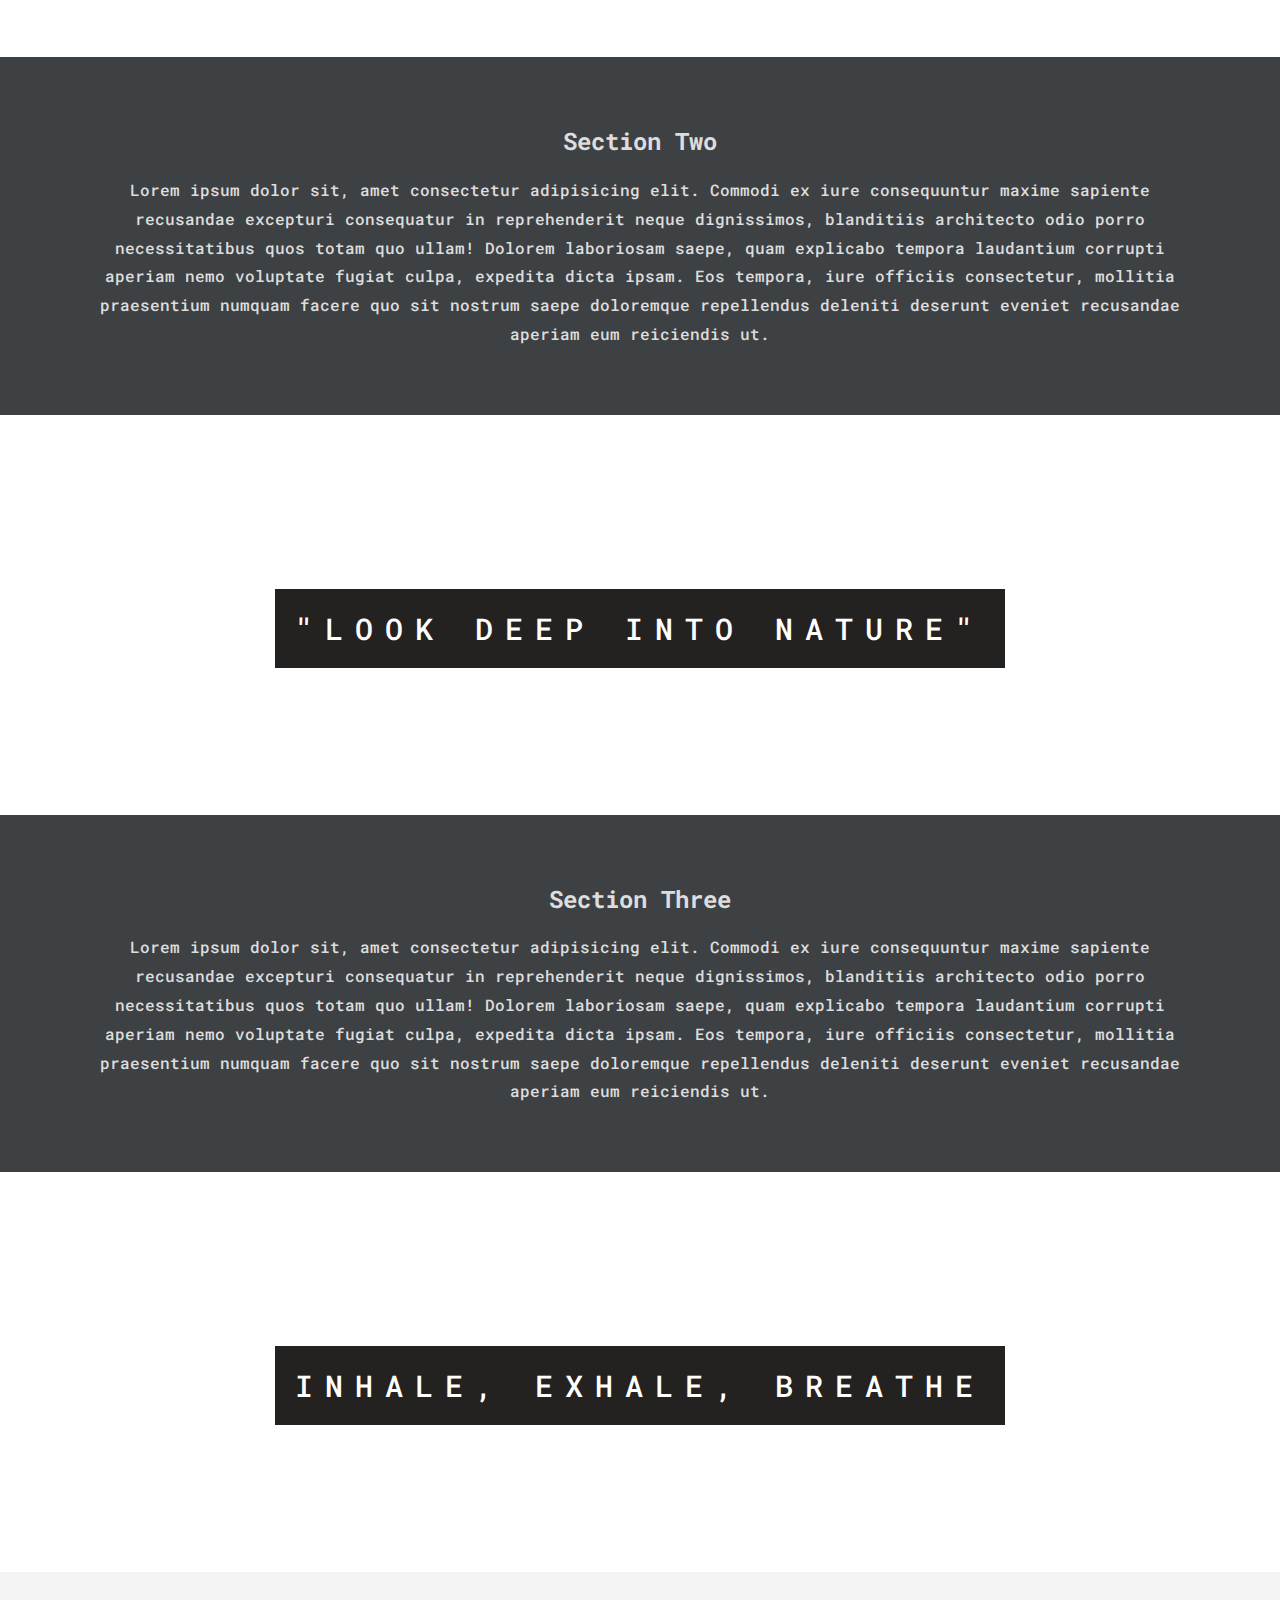
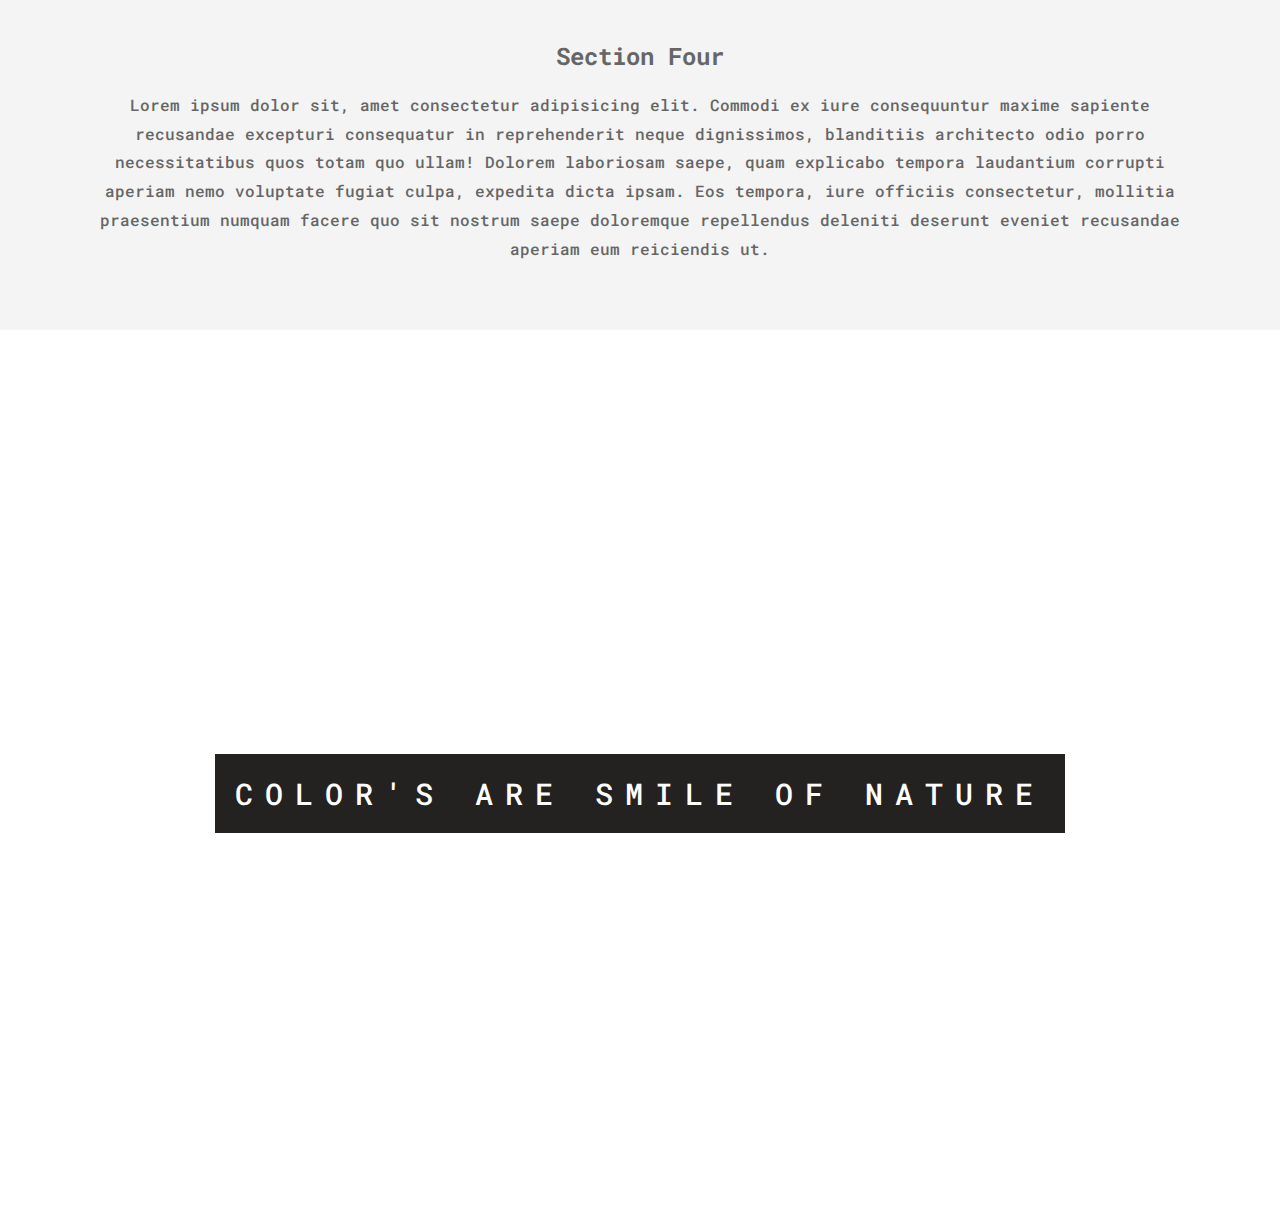
<file: Parallax-website/index.html>
<!DOCTYPE html>
<html lang="en">
	<head>
		<meta charset="UTF-8" />
		<meta http-equiv="X-UA-Compatible" content="IE=edge" />
		<meta name="viewport" content="width=device-width, initial-scale=1.0" />
		<title>Parallax Website</title>
		<link rel="stylesheet" href="style.css" />
		<link rel="preconnect" href="https://fonts.googleapis.com" />
		<link rel="preconnect" href="https://fonts.gstatic.com" crossorigin />
		<link
			href="https://fonts.googleapis.com/css2?family=Roboto+Mono:wght@500&display=swap"
			rel="stylesheet" />
	</head>
	<body>
		<section class="img1">
			<div class="text">
				<span class="Bgtext">Parallax Website</span>
			</div>
		</section>
		<section class="section section-light">
			<h2>Section One</h2>
			<p>
				Lorem ipsum dolor sit, amet consectetur adipisicing elit. Commodi ex
				iure consequuntur maxime sapiente recusandae excepturi consequatur in
				reprehenderit neque dignissimos, blanditiis architecto odio porro
				necessitatibus quos totam quo ullam! Dolorem laboriosam saepe, quam
				explicabo tempora laudantium corrupti aperiam nemo voluptate fugiat
				culpa, expedita dicta ipsam. Eos tempora, iure officiis consectetur,
				mollitia praesentium numquam facere quo sit nostrum saepe doloremque
				repellendus deleniti deserunt eveniet recusandae aperiam eum reiciendis
				ut.
			</p>
		</section>
		<section class="img2">
			<div class="text">
				<span class="Bgtext">Explore Nature</span>
			</div>
		</section>
		<section class="section section-dark">
			<h2>Section Two</h2>
			<p>
				Lorem ipsum dolor sit, amet consectetur adipisicing elit. Commodi ex
				iure consequuntur maxime sapiente recusandae excepturi consequatur in
				reprehenderit neque dignissimos, blanditiis architecto odio porro
				necessitatibus quos totam quo ullam! Dolorem laboriosam saepe, quam
				explicabo tempora laudantium corrupti aperiam nemo voluptate fugiat
				culpa, expedita dicta ipsam. Eos tempora, iure officiis consectetur,
				mollitia praesentium numquam facere quo sit nostrum saepe doloremque
				repellendus deleniti deserunt eveniet recusandae aperiam eum reiciendis
				ut.
			</p>
		</section>
		<section class="img3">
			<div class="text">
				<span class="Bgtext">"Look deep into Nature"</span>
			</div>
		</section>
		<section class="section section-dark">
			<h2>Section Three</h2>
			<p>
				Lorem ipsum dolor sit, amet consectetur adipisicing elit. Commodi ex
				iure consequuntur maxime sapiente recusandae excepturi consequatur in
				reprehenderit neque dignissimos, blanditiis architecto odio porro
				necessitatibus quos totam quo ullam! Dolorem laboriosam saepe, quam
				explicabo tempora laudantium corrupti aperiam nemo voluptate fugiat
				culpa, expedita dicta ipsam. Eos tempora, iure officiis consectetur,
				mollitia praesentium numquam facere quo sit nostrum saepe doloremque
				repellendus deleniti deserunt eveniet recusandae aperiam eum reiciendis
				ut.
			</p>
		</section>
		<section class="img4">
			<div class="text">
				<span class="Bgtext">Inhale, Exhale, Breathe</span>
			</div>
		</section>
		<section class="section section-light">
			<h2>Section Four</h2>
			<p>
				Lorem ipsum dolor sit, amet consectetur adipisicing elit. Commodi ex
				iure consequuntur maxime sapiente recusandae excepturi consequatur in
				reprehenderit neque dignissimos, blanditiis architecto odio porro
				necessitatibus quos totam quo ullam! Dolorem laboriosam saepe, quam
				explicabo tempora laudantium corrupti aperiam nemo voluptate fugiat
				culpa, expedita dicta ipsam. Eos tempora, iure officiis consectetur,
				mollitia praesentium numquam facere quo sit nostrum saepe doloremque
				repellendus deleniti deserunt eveniet recusandae aperiam eum reiciendis
				ut.
			</p>
		</section>
		<section class="img1">
			<div class="text">
				<span class="Bgtext">Color's are smile of nature</span>
			</div>
		</section>
	</body>
</html>
</file>
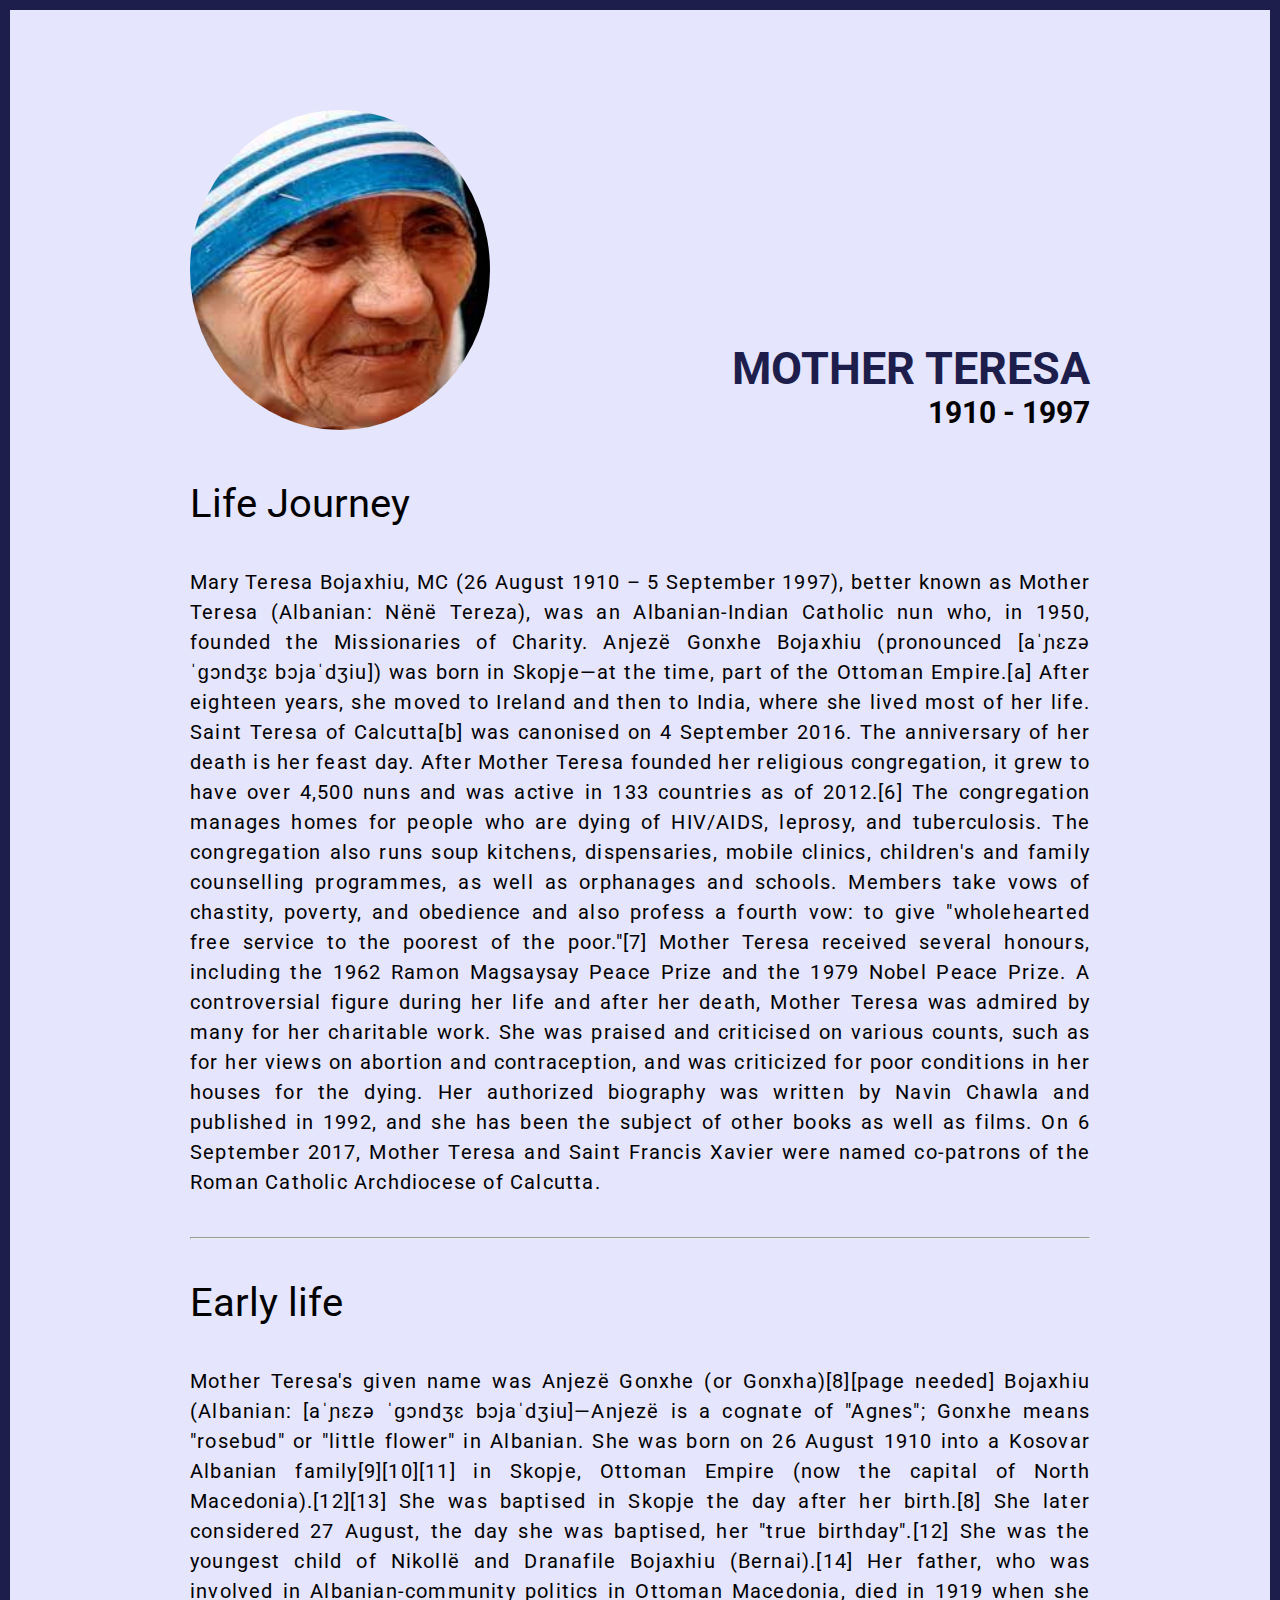
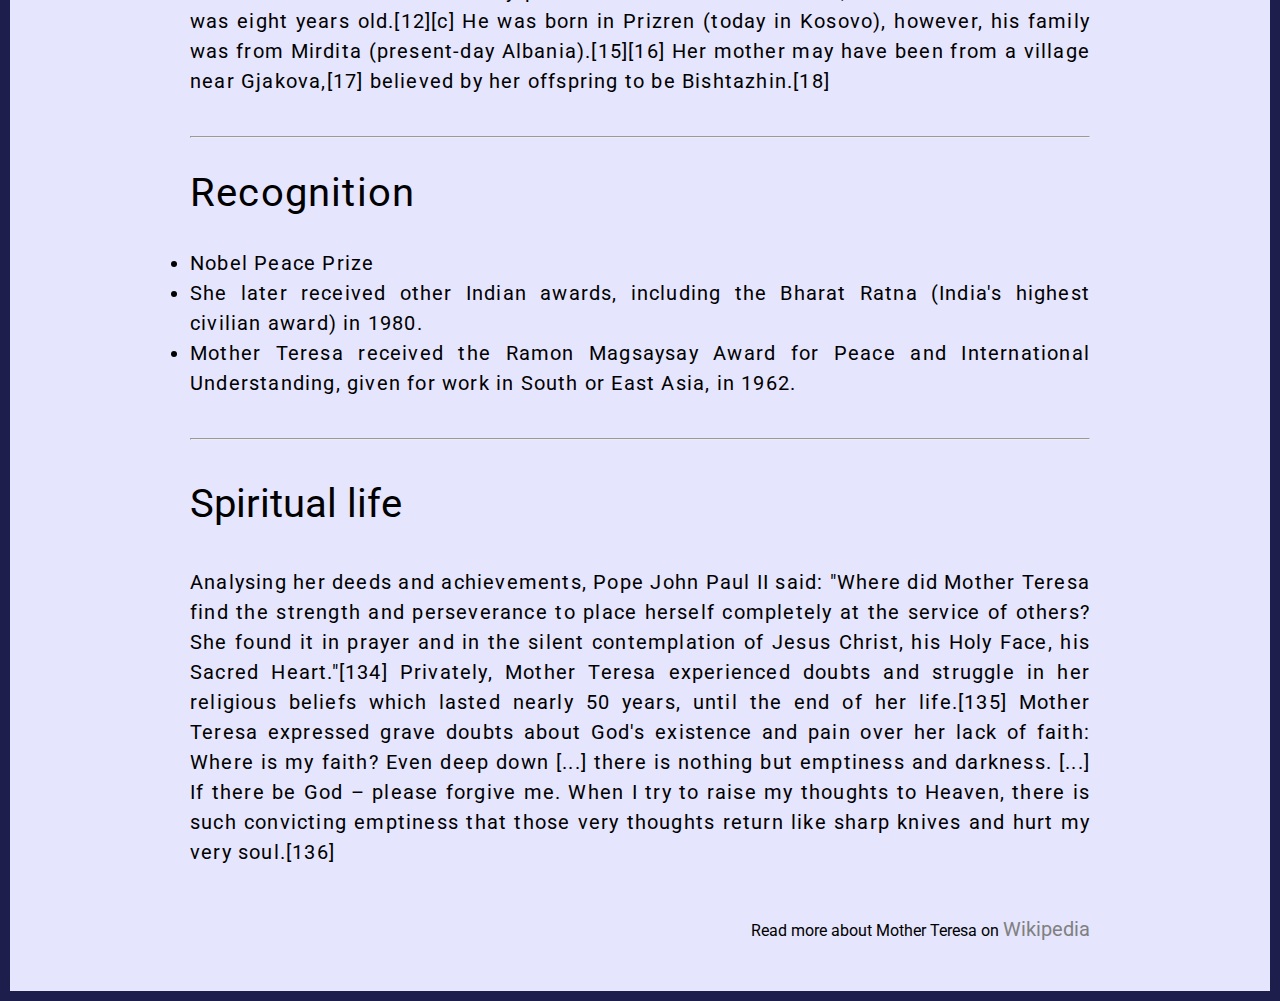
<file: Tribute-Page/index.html>
<!DOCTYPE html>
<html lang="en">
<head>
    <meta charset="UTF-8">
    <meta http-equiv="X-UA-Compatible" content="IE=edge">
    <meta name="viewport" content="width=device-width, initial-scale=1.0">
    <title>Tribute Page | Mother Teresa</title>
    <link rel="stylesheet" href="style.css">
    <link rel="preconnect" href="https://fonts.googleapis.com">
<link rel="preconnect" href="https://fonts.gstatic.com" crossorigin>
<link href="https://fonts.googleapis.com/css2?family=Roboto:wght@500&display=swap" rel="stylesheet">
<body>
    <div class="container">
        <div class="content">
            <section class="top_section">
                <div class="image_container">
                    <img src="./images/mother-teresa.jpg" alt="tribute image">
                </div>
                <div>
                    <h1>Mother Teresa</h1>
                    <h4>1910 - 1997</h4>
                </div>
            </section>
            <section class="about_section">
                <h2>Life Journey</h2>
                <p>Mary Teresa Bojaxhiu, MC (26 August 1910 – 5 September 1997), better known as Mother Teresa (Albanian: Nënë Tereza), was an Albanian-Indian Catholic nun who, in 1950, founded the Missionaries of Charity. Anjezë Gonxhe Bojaxhiu (pronounced [aˈɲɛzə ˈɡɔndʒɛ bɔjaˈdʒiu]) was born in Skopje—at the time, part of the Ottoman Empire.[a] After eighteen years, she moved to Ireland and then to India, where she lived most of her life. Saint Teresa of Calcutta[b] was canonised on 4 September 2016. The anniversary of her death is her feast day.

                    After Mother Teresa founded her religious congregation, it grew to have over 4,500 nuns and was active in 133 countries as of 2012.[6] The congregation manages homes for people who are dying of HIV/AIDS, leprosy, and tuberculosis. The congregation also runs soup kitchens, dispensaries, mobile clinics, children's and family counselling programmes, as well as orphanages and schools. Members take vows of chastity, poverty, and obedience and also profess a fourth vow: to give "wholehearted free service to the poorest of the poor."[7]
                    
                    Mother Teresa received several honours, including the 1962 Ramon Magsaysay Peace Prize and the 1979 Nobel Peace Prize. A controversial figure during her life and after her death, Mother Teresa was admired by many for her charitable work. She was praised and criticised on various counts, such as for her views on abortion and contraception, and was criticized for poor conditions in her houses for the dying. Her authorized biography was written by Navin Chawla and published in 1992, and she has been the subject of other books as well as films. On 6 September 2017, Mother Teresa and Saint Francis Xavier were named co-patrons of the Roman Catholic Archdiocese of Calcutta.</p>
            </section>
            <hr />
			<section class="intro-section">
				<h3>Early life</h3>
				<p>
					Mother Teresa's given name was Anjezë Gonxhe (or Gonxha)[8][page
					needed] Bojaxhiu (Albanian: [aˈɲɛzə ˈɡɔndʒɛ bɔjaˈdʒiu]—Anjezë is a
					cognate of "Agnes"; Gonxhe means "rosebud" or "little flower" in
					Albanian. She was born on 26 August 1910 into a Kosovar Albanian
					family[9][10][11] in Skopje, Ottoman Empire (now the capital of North
					Macedonia).[12][13] She was baptised in Skopje the day after her
					birth.[8] She later considered 27 August, the day she was baptised,
					her "true birthday".[12] She was the youngest child of Nikollë and
					Dranafile Bojaxhiu (Bernai).[14] Her father, who was involved in
					Albanian-community politics in Ottoman Macedonia, died in 1919 when
					she was eight years old.[12][c] He was born in Prizren (today in
					Kosovo), however, his family was from Mirdita (present-day
					Albania).[15][16] Her mother may have been from a village near
					Gjakova,[17] believed by her offspring to be Bishtazhin.[18]
				</p>
			</section>
			<hr />
			<section class="recognition-section">
				<h4>Recognition</h4>
				<ul>
					<li>Nobel Peace Prize</li>
					<li>
						She later received other Indian awards, including the Bharat Ratna
						(India's highest civilian award) in 1980.
					</li>
					<li>
						Mother Teresa received the Ramon Magsaysay Award for Peace and
						International Understanding, given for work in South or East Asia,
						in 1962.
					</li>
				</ul>
			</section>
			<hr />
			<section class="spiritual-section">
				<h4>Spiritual life</h4>
				<p>
					Analysing her deeds and achievements, Pope John Paul II said: "Where
					did Mother Teresa find the strength and perseverance to place herself
					completely at the service of others? She found it in prayer and in the
					silent contemplation of Jesus Christ, his Holy Face, his Sacred
					Heart."[134] Privately, Mother Teresa experienced doubts and struggle
					in her religious beliefs which lasted nearly 50 years, until the end
					of her life.[135] Mother Teresa expressed grave doubts about God's
					existence and pain over her lack of faith: Where is my faith? Even
					deep down [...] there is nothing but emptiness and darkness. [...] If
					there be God – please forgive me. When I try to raise my thoughts to
					Heaven, there is such convicting emptiness that those very thoughts
					return like sharp knives and hurt my very soul.[136]
				</p>
			</section>
            <footer>
                <p>
                    Read more about Mother Teresa on 
                    <a href="https://en.wikipedia.org/wiki/Mother_Teresa">Wikipedia</a> 
                </p>
            </footer>
        </div>
    </div>
</body>
</html>
</file>
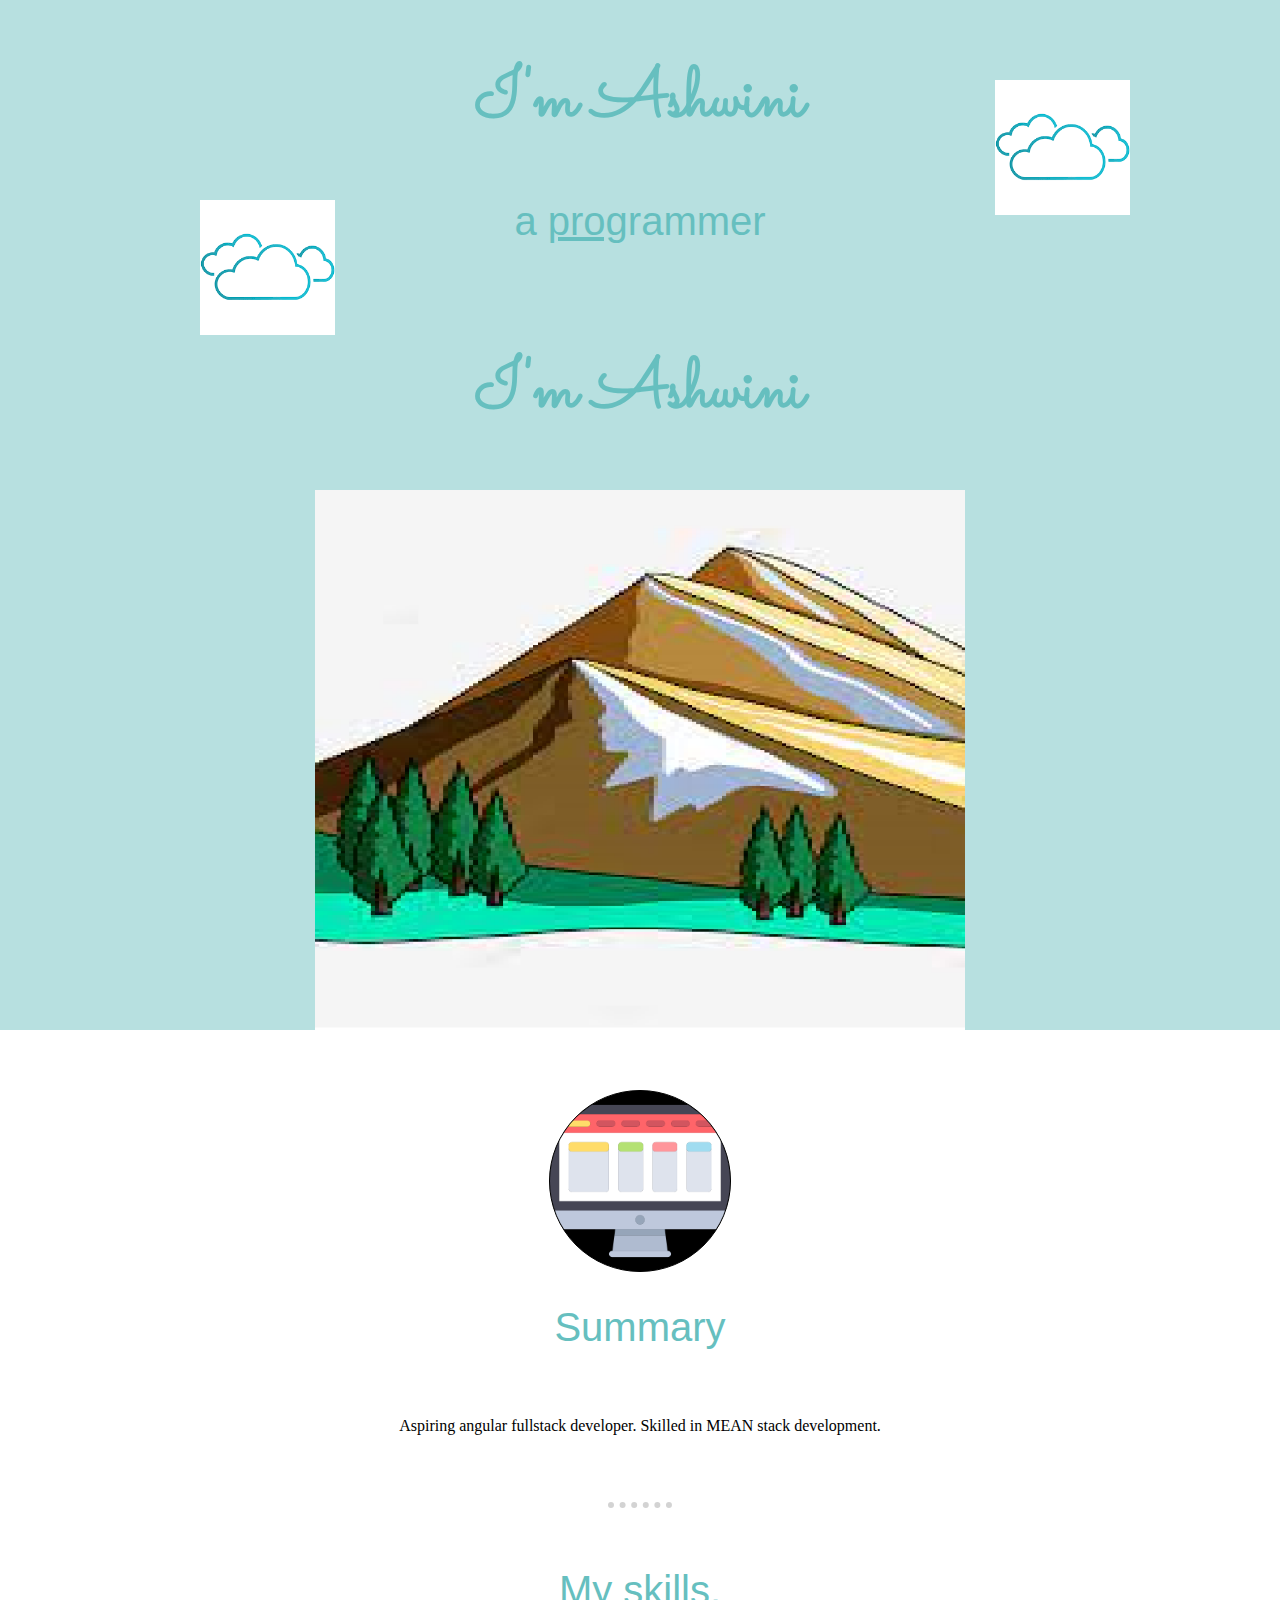
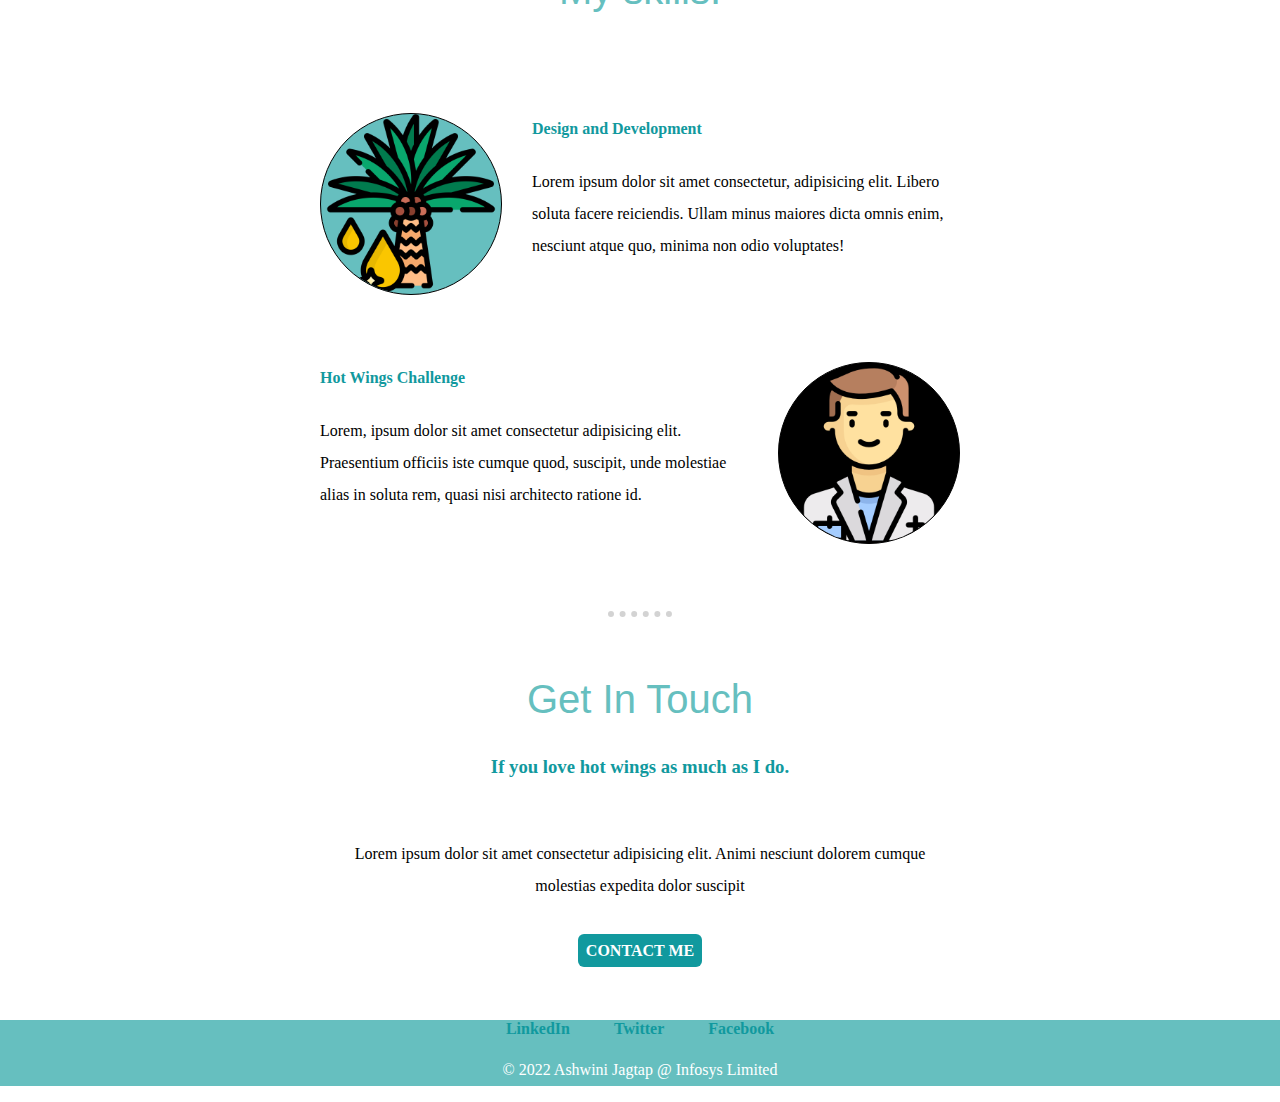
<file: Resume-Page/resume.html>
<html lang="en">
  <head>
    <meta charset="UTF-8" />
    <meta http-equiv="X-UA-Compatible" content="IE=edge" />
    <meta name="viewport" content="width=device-width, initial-scale=1.0" />
    <title>Sample Personal Site</title>
    <link rel="stylesheet" href="./css/style4.css" />
    <link rel="preconnect" href="https://fonts.googleapis.com" />
    <link rel="preconnect" href="https://fonts.gstatic.com" crossorigin />
    <link
      href="https://fonts.googleapis.com/css2?family=Ibarra+Real+Nova:ital,wght@1,500&family=Sacramento&display=swap"
      rel="stylesheet"
    />
    <link rel="preconnect" href="https://fonts.googleapis.com" />
    <link rel="preconnect" href="https://fonts.gstatic.com" crossorigin />
    <link
      href="https://fonts.googleapis.com/css2?family=Ibarra+Real+Nova:ital,wght@1,500&family=Sacramento&family=Space+Mono&display=swap"
      rel="stylesheet"
    />
    <link rel="shortcut icon" href="favicon1.ico" type="image/x-icon" />
  </head>
  <body>
    <div class="first-container">
      <img class="cloud1" src="images/cloud.png" alt="Cloud1" />
      <h1>I'm Ashwini</h1>
      <h2>a <span>prog</span>rammer</h2>
      <img class="cloud2" src="images/cloud.png" alt="Cloud1" />
      <h1>I'm Ashwini</h1>
      <img class="mountain" src="images/mt2.png" alt="Mountain" />
    </div>
    <div class="second-container">
      <div class="profile1">
        <img class="user1" src="images/monitor.png" alt="monitor" />
        <h2>Summary</h2>
        <p class="user-details">
          Aspiring angular fullstack developer. Skilled in MEAN stack
          development.
        </p>
      </div>
      <hr />
      <div class="skill-class">
        <h2>My skills.</h2>
        <div class="skill-details">
          <img class="skill1" src="images/palm-oil.png" alt="palm-oil" />
          <h4>Design and Development</h4>
          <p>
            Lorem ipsum dolor sit amet consectetur, adipisicing elit. Libero
            soluta facere reiciendis. Ullam minus maiores dicta omnis enim,
            nesciunt atque quo, minima non odio voluptates!
          </p>
        </div>
        <div class="skill-details">
          <img class="skill2" src="images/doctor.png" alt="doctor" />

          <h4>Hot Wings Challenge</h4>
          <p>
            Lorem, ipsum dolor sit amet consectetur adipisicing elit.
            Praesentium officiis iste cumque quod, suscipit, unde molestiae
            alias in soluta rem, quasi nisi architecto ratione id.
          </p>
        </div>
      </div>
      <hr />
      <div class="contact-me1">
        <h2>Get In Touch</h2>
        <h3>If you love hot wings as much as I do.</h3>
        <p class="contact-details">
          Lorem ipsum dolor sit amet consectetur adipisicing elit. Animi
          nesciunt dolorem cumque molestias expedita dolor suscipit
        </p>
        <a class="btn" href="#">CONTACT ME</a>
      </div>
    </div>
    <div class="third-container">
      <a class="footer-text" href="https://www.linkedin.com/">LinkedIn</a>
      <a class="footer-text" href="https://www.linkedin.com/">Twitter</a>
      <a class="footer-text" href="https://www.linkedin.com/">Facebook</a>
      <p class="copy-right">&#169; 2022 Ashwini Jagtap @ Infosys Limited</p>
    </div>
  </body>
</html>
</file>
<file: Food-Services-LandingPage/css/style.css>
#logo img {
	height: 88px;
	margin: 45px 45px;
	width: 200px;
}
#logo {
	margin: 10px 34px;
}

* {
	margin: 0;
	padding: 0;
}
html {
	scroll-behavior: smooth;
}
:root {
	--navbar-height: 59px;
}
#navbar {
	display: flex;
	align-items: center;
	position: sticky;
	top: 0px;
}
#navbar ul {
	display: flex;
	gap: 10px;
}
#navbar::before {
	content: "";
	background-color: black;
	opacity: 0.4;
	top: -10px;
	left: 0px;
	width: 100%;
	height: 78%;
	z-index: -1;
	position: absolute;
}
#navbar ul li {
	list-style: none;
	font-size: 1.5rem;
	border: hidden;
	margin-bottom: 10px;
}
#navbar ul li a {
	color: white;
	padding: 3px 22px;
	text-decoration: none;
	display: block;
	border-radius: 15px;
}
#navbar ul li a:hover {
	background-color: rgb(196, 191, 191);
	color: black;
}
/* Home section */
#home {
	display: flex;
	flex-direction: column;
	padding: 3px 200px;
	height: 410px;
	justify-content: center;
	align-items: center;
}

#home::before {
	content: "";
	position: absolute;
	background: url("../images/tomato.jpg") no-repeat center center/cover;
	height: 100%;
	width: 100%;
	top: 0px;
	left: 0px;
	z-index: -1;
	opacity: 0.89;
}
#home h1 {
	color: white;
	text-align: center;
}
#home p {
	font-size: 1.3rem;
	text-align: center;
	color: white;
	font-family: "M PLUS Rounded 1c", sans-serif;
	margin: 5px;
}
/* Services section */
#services {
	margin: 15px;
	display: flex;
}

#services .box {
	border: 2px solid brown;
	padding: 20px;
	margin: 2px 40px;
	border-radius: 28px;
	background: #f2f2f2;
	margin-bottom: 20px;
}
#services .box img {
	height: 100px;
	display: block;
	margin: auto;
}
/* Utility Classes */
.h-primary {
	font-size: 2.8rem;
	font-family: "M PLUS Rounded 1c", sans-serif;
	padding: 12px;
	margin-top: 45px;
}
.h-secondary {
	font-size: 2.3rem;
	font-family: "M PLUS Rounded 1c", sans-serif;
	padding: 12px;
}
.btn {
	padding: 6px 20px;
	border: 2px solid;
	background-color: black;
	color: white;
	margin: 17px;
	font-size: 1.5rem;
	border-radius: 15px;
	cursor: pointer;
}
.center {
	text-align: center;
}

#contact {
	position: relative;
}
#contact::before {
	content: "";
	position: absolute;
	width: 100%;
	height: 100%;
	z-index: -1;
	opacity: 0.7;
	background: url("../images/contact.jpg") no-repeat center center/cover;
}
/* Clients Section */
#client-section {
	position: relative;
}

#client-section::before {
	content: "";
	position: absolute;
	background: url("../images/food-1.jpg");
	width: 100%;
	height: 100%;
	z-index: -1;
	opacity: 0.7;
}

#clients {
	display: flex;
	justify-content: center;
	align-items: center;
}

.client-item {
	padding: 34px;
}

#clients img {
	height: 124px;
}

/* Contact Section */
#contact {
	position: relative;
	z-index: -1;
}
#contact::before {
	content: "";
	position: absolute;
	width: 100%;
	height: 100%;
	z-index: -1;
	opacity: 0.6;
	background: url("../images/contact.jpg") no-repeat center center/cover;
}
#contact-box {
	display: flex;
	justify-content: center;
	align-items: center;
	padding-bottom: 34px;
}
#contact-box input,
#contact-box textarea {
	width: 100%;
	padding: 0.5rem;
	border-radius: 9px;
	font-size: 1.1rem;
}

#contact-box form {
	width: 40%;
}

#contact-box label {
	font-size: 1.3rem;
	font-family: "Bree Serif", serif;
}
.submit-button {
	padding: 15px;
	border: none;
	color: white;
	background-color: rgb(11, 91, 240);
	border-radius: 10px;
	cursor: pointer;
	font-size: 20px;
}
footer {
	background: black;
	color: #f2f2f2;
	padding: 9px 20px;
}
</file>
<file: Food-Services-LandingPage/css/phone.css>
/* Navigation */
#navbar {
    flex-direction: column;
}

#navbar ul li a{
    font-size: 1rem;
    padding: 0px 7px;
    padding-bottom: 8px;
}
/* Home section */
#home{
    height: 370px; 
    padding: 3px 28px;
}

#home::before{
    height: 480px; 
}

#home p{
    font-size: 13px;
}

/* Services section  */
#services{
    flex-direction: column;
}

#services .box { 
    padding: 14px;
    margin: 2px 0px; 
    margin-bottom: 20px;
}

/* Clients section */
#clients{
    flex-wrap: wrap;
}

#clients img{
    width: 66px;
    padding: 6px;
    height: auto;
}

/* Contact us section */
#contact-box form{
    width:80%;
}
/* Footer */

/* Utility classes */
.h-primary{
    font-size:26px;
}
.btn{
    font-size: 13px;
    padding: 4px 8px;
}
</file>
<file: FoodDelivery-Landing-Page/css/style.css>
@import url("https://fonts.googleapis.com/css2?family=DynaPuff:wght@500&family=Roboto:wght@500&display=swap");

/* General css */
body {
	height: 2000px;
	margin: 0;
	padding: 0;
	font-family: Arial, Helvetica, sans-serif;
}

/* Variable Nav Height */

:root {
	--navbar-height: 70px;
}

/* Navbar */

#navbar {
	display: flex;
	align-items: center;
	justify-content: space-between;
	height: var(--navbar-height);
	border: 1px solid rgb(205, 197, 197);
	position: fixed;
	top: 0;
	height: 60px;
	width: 100%;
	background-color: rgb(15, 117, 250);
	color: white;
	z-index: 10;
}

/* Logo and Image */
.logo {
	display: flex;
	margin-left: 10px;
	flex-direction: row;
	align-items: center;
}

.nav-image {
	height: 50px;
	width: 50px;
	object-fit: cover;
	border-radius: 25px;
}
.logo-text {
	font-size: 20px;
	font-weight: 600;
	margin-left: 15px;
	font-family: "DynaPuff", cursive;
	/* font-family: 'Roboto', sans-serif; */
}
/* List styling */

.nav-list {
	list-style-type: none;
	display: flex;
	flex-direction: row;
	align-items: center;
	margin-left: 80px;
}

.nav-list li {
	flex: 1;
	font-weight: bold;
	margin-right: 10px;
	padding: 10px;
}
.nav-list li a {
	text-decoration: none;
	color: black;
	font-size: 18px;
}

.nav-list li:hover {
	background-color: rgb(232, 230, 230);
	border-radius: 10px;
}

/* Home - main */

#home {
	display: flex;
	justify-content: space-between;
	margin-top: 55px;
}

/* #home::before {
  content: "";
  background: url(../images/food1.webp) no-repeat center center/cover;
  position: absolute;
  height: 100%;
  width: 100%;
  z-index: -1;
  opacity: 0.85;
} */
.home-content,
.home-image {
	width: 50%;
}

.firstHeading {
	font-size: 60px;
	text-shadow: 1px 1px 2px black;
	text-align: center;
	color: rgb(243, 125, 14);
}

.secondHeading {
	font-size: 40px;
	text-align: center;
	color: rgb(245, 127, 16);
}
.home-desc {
	/* width: 95%; */
	padding: 20px;
}
.food-homeimage {
	width: 100%;
	height: 100%;
}

.login {
	padding: 10px;
	border: none;
	width: 80px;
	margin: 10 auto;
	font-size: 15px;
	margin-left: 40%;
	background-color: white;
	font-size: 18px;
}

.login:hover {
	color: rgb(253, 153, 13);
}

.signup {
	padding: 10px;
	border: none;
	width: 80px;
	margin: 10 auto;
	font-size: 15px;
	margin-left: 15px;
	background-color: black;
	color: white;
	font-size: 18px;
	cursor: pointer;
}
/* Mid Home Page */

#mid-home-1 {
	display: flex;
	background-color: rgb(58, 36, 36);
	justify-content: space-between;
	align-items: center;
	color: white;
	text-align: center;
	padding: 0 10px;
	line-height: 1.5;
	height: 500px;
}

.delivery-1 {
	height: 230px;
}

.order-heading {
	font-size: 22px;
	margin-top: 40px;
	margin-bottom: 10px;
}

.order-desc {
	font-size: 15px;
	width: 250px;
	color: #e0cbc1;
}

/* Mid Home 2 */

#mid-home-2 {
	display: flex;
	flex-direction: column;
	justify-content: center;
	position: relative;
	height: 500px;
	padding: 15px;
	max-width: 1200px;
}

.download-head {
	font-size: 2rem;
	font-weight: 600;
	margin-bottom: 30px;
}

.download-desc {
	color: grey;
	margin-bottom: 20px;
	font-size: 20px;
	width: 30%;
}

.google-play {
	background-color: black;
	color: white;
	padding: 9px;
	width: 140px;
	border-radius: 10px;
	margin-right: 15px;
	cursor: pointer;
}

.app-store {
	background-color: black;
	color: white;
	padding: 9px;
	width: 140px;
	border-radius: 10px;
	cursor: pointer;
}
.icon {
	padding-right: 10px;
}
span {
	font-size: 20px;
}
.iphone-image-1 {
	position: absolute;
	top: 0;
	right: 300px;
	height: 360px;
	width: 330px;
}

.iphone-image-2 {
	position: absolute;
	bottom: 0;
	right: 10px;
	height: 360px;
	width: 330px;
}

.fab {
	color: red;
}

/* last-section */
#last-section {
	height: 400px;
	background-color: black;
	display: flex;
	color: white;
	justify-content: space-between;
	padding: 25px;
}

.last-head-part {
	font-size: 19px;
	margin-bottom: 30px;
	/* text-transform: uppercase; */
}

.last-part-list {
	margin: 0;
	padding: 0;
	list-style-type: none;
}

.list-item {
	display: block;
	font-size: 17px;
	margin-bottom: 20px;
}

.list-item:hover {
	color: grey;
}

.app-store-image {
	height: 70px;
	display: block;
	margin-bottom: 30px;
	cursor: pointer;
}
/* .app-store-image:hover {
  transform: scaleX(1.2);
} */
.google-play-image {
	height: 70px;
	cursor: pointer;
}

/* Media Queries */
@media (max-width: 768px) {
	#navbar {
		display: flex;
		flex-direction: column;
		height: 120px;
	}
	#home {
		margin-top: 120px;
		display: flex;
		flex-direction: column;
		justify-content: center;
		align-items: center;
	}
	.home-content,
	.home-image {
		width: 100%;
	}
	#mid-home-1 {
		display: flex;
		flex-direction: column;
		height: 900px;
		margin-top: 0;
	}
	.delivery-1 {
		height: 120px;
	}
}
@media (max-width: 1200px) {
	#mid-home-2 {
		width: 100%;
	}
}
</file>
<file: Gym-Landing-Page/css/styles.css>
body {
	font-family: "M PLUS Rounded 1c", sans-serif;
	color: aliceblue;
	margin: 0px;
	padding: 0px;
	background: url(../images/backgroud-image.jpg);
}
.left {
	display: inline-block;
	position: absolute;
	left: 34px;
	top: 20px;
}
.left div {
	text-align: center;
	font-size: 20px;
	line-height: 19px;
}
.mid {
	display: block;
	width: 50%;
	margin: 6px auto;
}
.right {
	position: absolute;
	display: inline-block;

	font-size: 25px;
	right: 44px;
	top: 20px;
}
.navbar {
	display: inline-block;
}
.navbar li {
	display: inline-block;
	font-size: 20px;
}
.navbar li a {
	color: aliceblue;
	text-decoration: none;
	padding: 34px 23px;
}
button {
	font-family: "M PLUS Rounded 1c", sans-serif;
	border-radius: 8px;
	color: white;
	background-color: green;
	height: 40px;
	padding: 4px 14px;
}
button:hover {
	opacity: 0.5;
}
img {
	width: 60px;
	background-color: white;
	height: 45px;
	padding: 10px;
	border-radius: 30px;
	margin-left: 20px;
}
.navbar li a:hover,
.navbar li a:active {
	text-decoration: underline;
	color: cornflowerblue;
}
.container {
	border: 2px solid white;
	margin: 106px 80px;
	margin-top: 100px;
	border-radius: 28px;
	width: 42%;
	height: 400px;
}
.container button {
	display: block;
	margin: auto;
	width: 409px;
	margin-top: 20px;
}
.form.group input:hover {
	background-color: bisque;
}
.form.group input {
	font-family: "M PLUS Rounded 1c", sans-serif;
	text-align: center;
	margin: 11px auto;
	padding: 1px;
	border: 3px solid black;
	width: 400px;
	font-size: 20px;
	border-radius: 8px;
	display: block;
}
.container h1 {
	text-align: center;
	font-size: 30px;
}
</file>
<file: Javascript-Documentation/style.css>
@import url("https://fonts.googleapis.com/css2?family=Roboto:ital,wght@0,100;0,300;0,500;0,700;0,900;1,100;1,300;1,400;1,500;1,700;1,900&display=swap");

*{
    margin: 0;
    padding: 0;
    box-sizing: border-box;
}

html,body{
    font-family: "Roboto", sans-serif;
    font-weight: 300;
    line-height: 1.4;
    scroll-behavior: smooth;
}
a{
    text-decoration: none;
}
body{
    display: flex;
    gap: 10px;
}
header{
    border: 1px solid #ccc;
    height: 100vh;
    position: sticky;
    top: 0;
}
nav h1{
    font-size: 1.5rem;
    padding: 10px;
    border-bottom: 1px solid #ccc;
    font-weight: 300;
}
nav ul{
    list-style: none;
}
nav ul li{
    border-bottom: 1px solid #ccc;
    padding: 10px;
    color: black;
}
nav ul li:hover{
    background-color: #ebe6e6;
    transition: 0.3s ease-in-out;
}

/* Main Section */
main{
    padding: 50px;
}
section{
    scroll-margin: 50px;
    margin-bottom: 50px;
}
section article{
    max-width: 1200px;
    font-size: 14px;
    margin-left: 10px;
    display: flex;
    flex-direction: column;
    gap: 20px;
}
section h2{
    font-size: 20px;
    border-bottom: 1px solid #ccc;
    margin-bottom: 20px;
}
section article ul{
    margin-left: 20px;
}
section article ul li{
    margin-bottom: 20px;
}
section article p{
    font-size: 14px;
    line-height: 1.6;
}
code{
    white-space: pre-line;
    display: block;
    text-align: center;
    background-color: #f7f7f7;
    padding: 15px;
    border-radius: 5px;
    margin: 10px;
    line-height: 2;
}
</file>
<file: Job-Application/style.css>
*{
    margin: 0;
    padding: 0;
    box-sizing: border-box;
}
body{
    background-color: rgb(180, 176, 176);
    font-family: 'Roboto', sans-serif;
}
.container{
    max-width: 900px;
    margin: 0 auto;
}
.apply-box{
    max-width: 600px;
    padding: 20px;
    background-color: white;
    margin: 0 auto;
    margin-top: 50px;
    box-shadow: 4px 3px 5px rgba(1, 1, 1, 0.2);
    border-radius: 10px;
}

.title-class{
    font-size: 20px;
}
.form-container{
    margin-top: 20px;
    display: grid;
    grid-template-columns: repeat(auto-fit,minmax(200px,1fr));
    gap: 20px;
}
.form-controls{
    display: flex;
    flex-direction: column;
}
label{
    font-size: 15px;
    margin-bottom: 5px;
}
input,select,textarea{
    padding: 6px 10px;
    border: 1px solid #ccc;
    border-radius: 4px;
    font-size: 15px;
}

input:focus{
    outline-color: rgb(177, 177, 241);
}
.form-button{
    display: flex;
    justify-content: flex-end;
    margin-top: 20px;
}
button{
    background-color: rgb(19, 139, 236);
    border: none;
    padding: 8px;
    color: white;
    border-radius: 4px;
    font-size: 18px;
    transition: 0.3s ease-in;
}
button:hover{
    background-color: rgba(19, 100, 220, 0.7);
    transition: ease-out;
    cursor: pointer;
}
.textarea-controls {
    grid-column: 1/ span 2;
}
.textarea-controls textarea{
    width: 100%;
}
@media (max-width:460px){
    .textarea-controls {
        grid-column: 1/ span 1;
    }
}
</file>
<file: Landing-Page/style.css>
*{
    box-sizing: border-box;
    margin: 0;
    padding: 0;
}
html,body{
    line-height: 1.3;
    font-family: 'Roboto Mono', monospace;
}
.top_section{
    min-height: 100vh;
    background-image: url(images/developer.png);
}
.about-info{
    color: white;
    max-width: 900px;
    margin: 0 auto;
}
.lg_text{
    font-size: 50px;
}
.dark_box{
    background-color: #202020;
    padding: 20px;
}
.dark_box h2{
    color: white;
    font-size: 30px;
    text-align: center;
}
.dark_box span{
    font-size: 40px;
}

.work-section{
    display: grid;
    grid-template-columns: repeat(auto-fit,minmax(320px,1fr));
    gap: 20px;
    margin: 50px auto;
    max-width: 1200px;
}
.grid-item{
    display: flex;
    justify-content: center;
    align-items: center;
}
.card{
    max-width: 320px;
    height: 400px;
    border-radius: 10px;
    box-shadow: 3px 5px 5px rgba(1, 1, 1, 0.3);
    transition: 0.3s ease-in-out;
}
.card:hover{
transform: scale(1.04);
box-shadow: 3px 5px 5px rgba(1, 1, 1, 0.4);
transition: 0.3s ease-in-out;
}
.card_content{
    padding: 20px;
}

.card_content h3{
    margin-bottom: 10px;
}
.bottom_section{
    display: flex;
}
.contact{
    background-color: #515603;
}
.about{
    background-color: #7B3F00;
}
.contact,.about{
    min-height: 300px;
    padding: 32px;
    color: white;
}
.contact h2,.about h2{
margin-bottom: 20px;
font-size: 45px;
}
footer{
    text-align: center;
    min-height: 80px;
    color: white;
    background-color: #000;
    padding: 30px;
    font-size: 25px;
}
@media (max-width:786px){
    .top_section{
min-height: 50vh;
    }
    .about-info{
        padding: 10px 0;
        text-align: center;
    }
    .lg_text{
        font-size: 32px;
    }
      .dark_box h2 {
        font-size: 24px;
      }
      .dark_box h2 span {
        font-weight: 400;
        font-size: 32px;
      }
      .bottom_section {
        flex-direction: column;
      }
      h1 {
        font-size: 32px;
      }
      .about h2,
      .contact h2 {
        font-size: 32px;
      }
      footer{
        font-size: 20px;
      }
}
</file>
<file: Parallax-website/style.css>
html,body{
    font-size: 16px;
    font-family: 'Roboto Mono', monospace;
    margin: 0;
    line-height: 1.8em;
    height: 100%;
    color: #666;
    font-weight: 500;
}
.img1{
    background: url('images/img-1.jpg');
    min-height: 100%; 
}
.img2{
    background: url('images/img-2.jpg');
    min-height: 400px; 
}
.img3{
    background: url('images/img-3.jpg');
    min-height: 400px; 
}
.img4{
    background: url('images/img-4.jpg');
    min-height: 400px; 
}
.img1,.img2,.img3,.img4{
    position: relative;
    background-repeat: no-repeat;
    background-position: center;
    background-size: cover;
    background-attachment: fixed;
}
.text{
    position: absolute;
    width: 100%;
    text-align: center;
    top: 50%;
    letter-spacing: 12px;
    text-transform: uppercase;
}
.Bgtext{
    font-size: 30px;
    background-color: rgb(36, 33, 33);
    padding: 20px;
    color: white;
}
.section{
    padding:50px 80px;
    text-align: center;
}
.section-light{
    color: #666;
    background-color: #f4f4f4;
}
.section-dark{
    color: #ddd;
    background-color: #3e4144;
}
</file>
<file: Tribute-Page/style.css>
*{
    margin: 0;
    padding: 0;
    box-sizing: border-box;
}
.container{
    background-color: #e5e5fd;
    min-height: 100vh;
    border: 10px solid #1d1e4c;
    font-family: 'Roboto', sans-serif;
}
.content{
    max-width: 900px;
    margin: 0 auto;
}
.top_section{
    margin-top: 100px;
    display: flex;
    justify-content: space-between;
    align-items: flex-end;
}
.top_section h1{
    font-size: 45px;
    font-weight: bold;
    color: #1d1e4c;
    text-transform: uppercase;
}
.top_section h4{
    text-align: end;
    font-size: 30px;
}
.image_container{
    border-radius: 50%;
    overflow: hidden;
}
.image_container,img{
    width: 300px;
    height: 320px;
}

.about_section{
    margin-top: 50px;
}
.about_section h2, .intro-section h3,.recognition-section h4,.spiritual-section h4{
    font-size: 40px;
    font-weight: 400;
    margin: 40px auto;
}
.about_section p, .intro-section p, .recognition-section, .spiritual-section p {
    font-size: 20px;
    line-height: 30px;
    letter-spacing: 1.2px;
    text-align: justify;
    margin-bottom: 40px;
}
.recognition ul{
    margin-left: 50px;
}
.recognition li{
    margin-bottom: 15px;
}
footer{
    margin: 50px 0;
}
footer p{
    text-align: end;
}
footer a{
    color: grey;
    font-size: 20px;
    text-decoration: none;
}
footer a:hover{
    color: #1d1e4c;
}
</file>
<file: Resume-Page/css/style4.css>
body {
  margin: 0;
  text-align: center;
  font-family: serif;
}
.contact-details {
  margin: 60px auto 40px;
  width: 45%;
}
.first-container {
  background-color: #b7e0e0;
}
.cloud1 {
  height: 15%;
  position: absolute;
  right: 150px;
  top: 80px;
  /* width: 30px; */
}
.cloud2 {
  height: 15%;
  position: absolute;
  left: 200px;
  top: 200px;
}
.mountain {
  height: 60%;
}
span {
  text-decoration: underline;
}
h1 {
  font-size: 4.375rem;
  color: #66bfbf;
  font-family: "Sacramento", cursive;
  padding-top: 50px;
}
h2 {
  color: #66bfbf;
  font-weight: normal;
  font-family: Arial, Helvetica, sans-serif;
  font-size: 2.5rem;
}
.second-container {
  background-color: white;
  margin: 60px auto;
}
.third-container {
  background-color: #66bfbf;
  padding: 30px auto 20px;
}

.user1 {
  border: 1px solid;
  border-radius: 50%;
  height: 180px;
  background-color: black;
}
.user-details {
  width: 40%;
  margin: 60px auto 40px;
}
hr {
  border-style: dotted none none;
  width: 5%;
  color: lightgray;
  border-width: 6px;
  margin: 60px auto;
}
.skill1 {
  border: 1px solid;
  border-radius: 50%;
  height: 180px;
  background-color: #66bfbf;
  float: left;
  margin-right: 30px;
}
.skill2 {
  border: 1px solid;
  border-radius: 50%;
  height: 180px;
  background-color: black;
  float: right;
  margin-left: 30px;
}
h4,
h3 {
  color: #11999e;
}

p {
  line-height: 2;
}
.btn {
  background-color: #11999e;
  color: white;
  padding: 8px;
  text-decoration: none;
  border-radius: 6px;
}
.btn:hover {
  background-color: rgb(71, 174, 197);
}
a {
  text-decoration: none;
  color: #11999e;
  font-weight: bold;
  /* line-height: 5; */
  margin-left: 20px;
  margin-right: 20px;
  /* margin-bottom: 100px; */
}
a:hover {
  color: #59eded;
}
.copy-right {
  color: white;
}
.skill-details {
  width: 50%;
  margin: 100px auto;
  text-align: left;
  line-height: 2;
}
.contact-me1 {
  margin: 50px auto;
}
</file>
